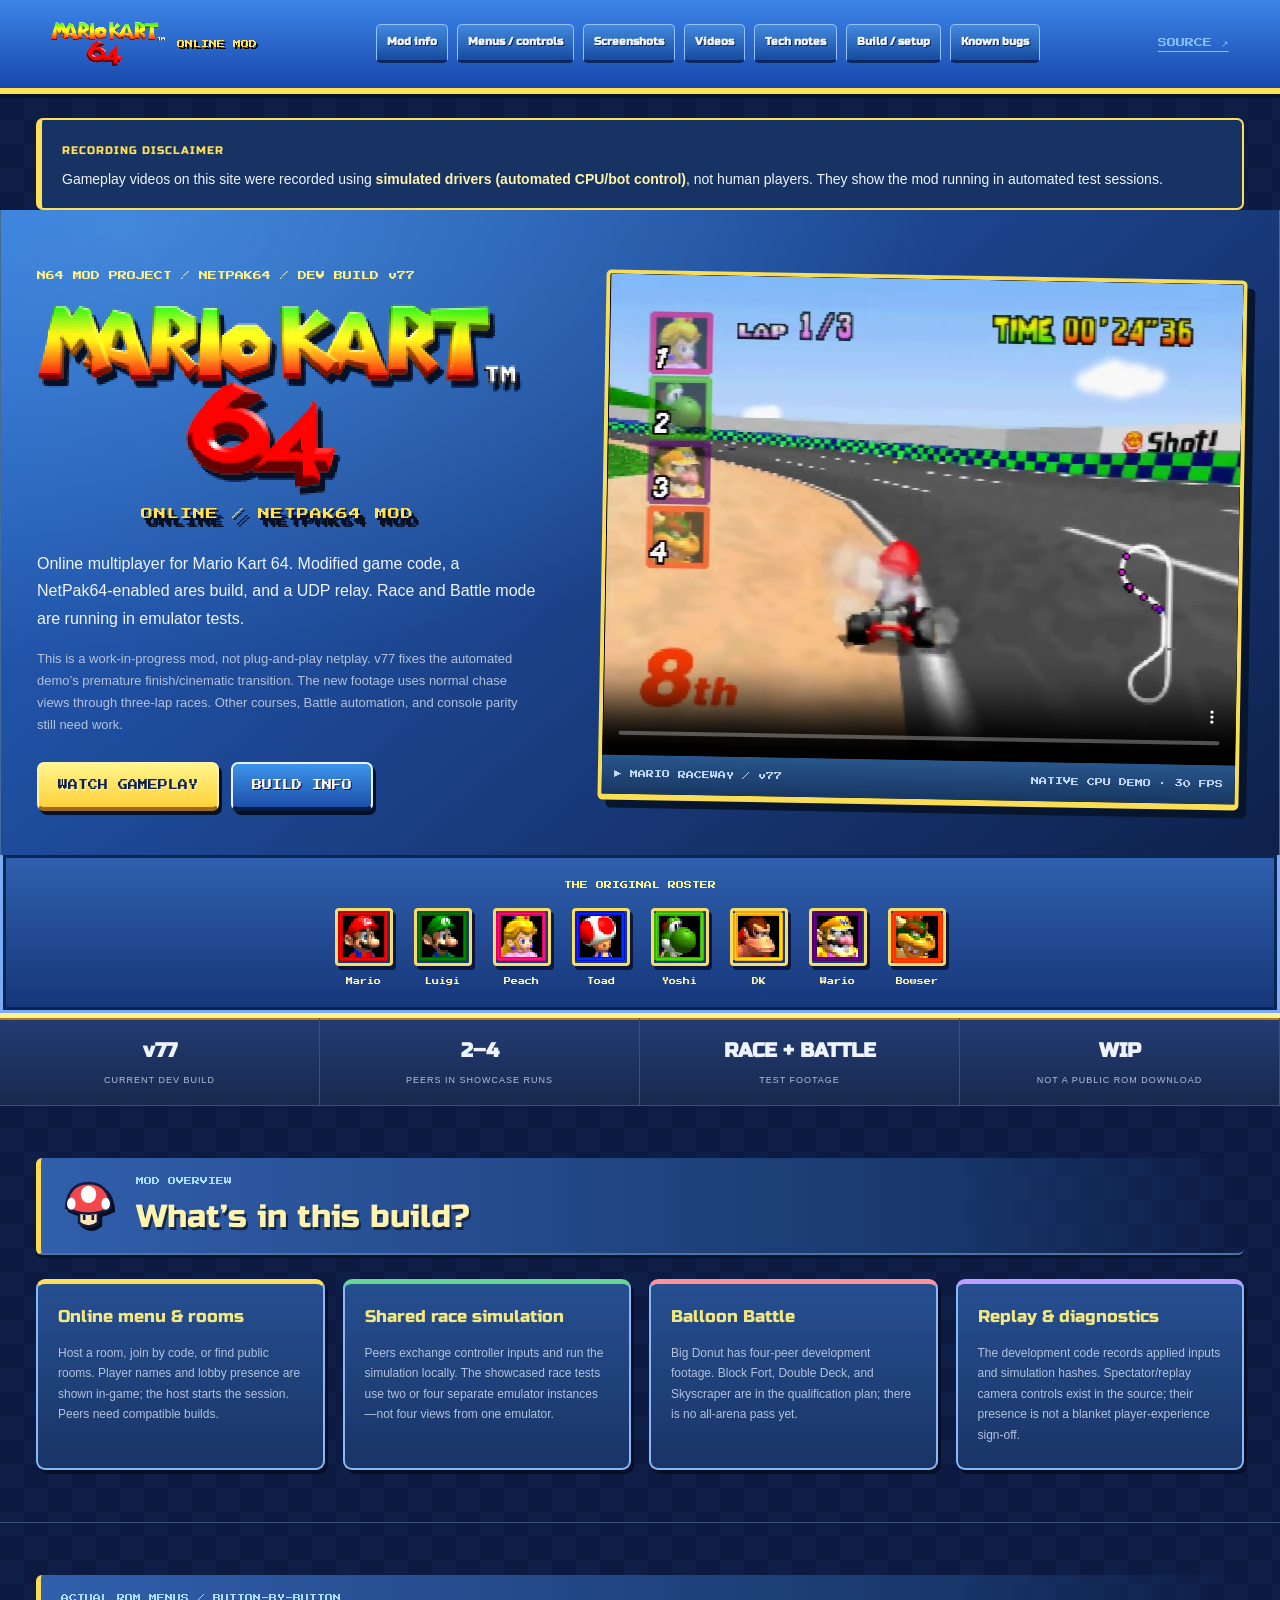
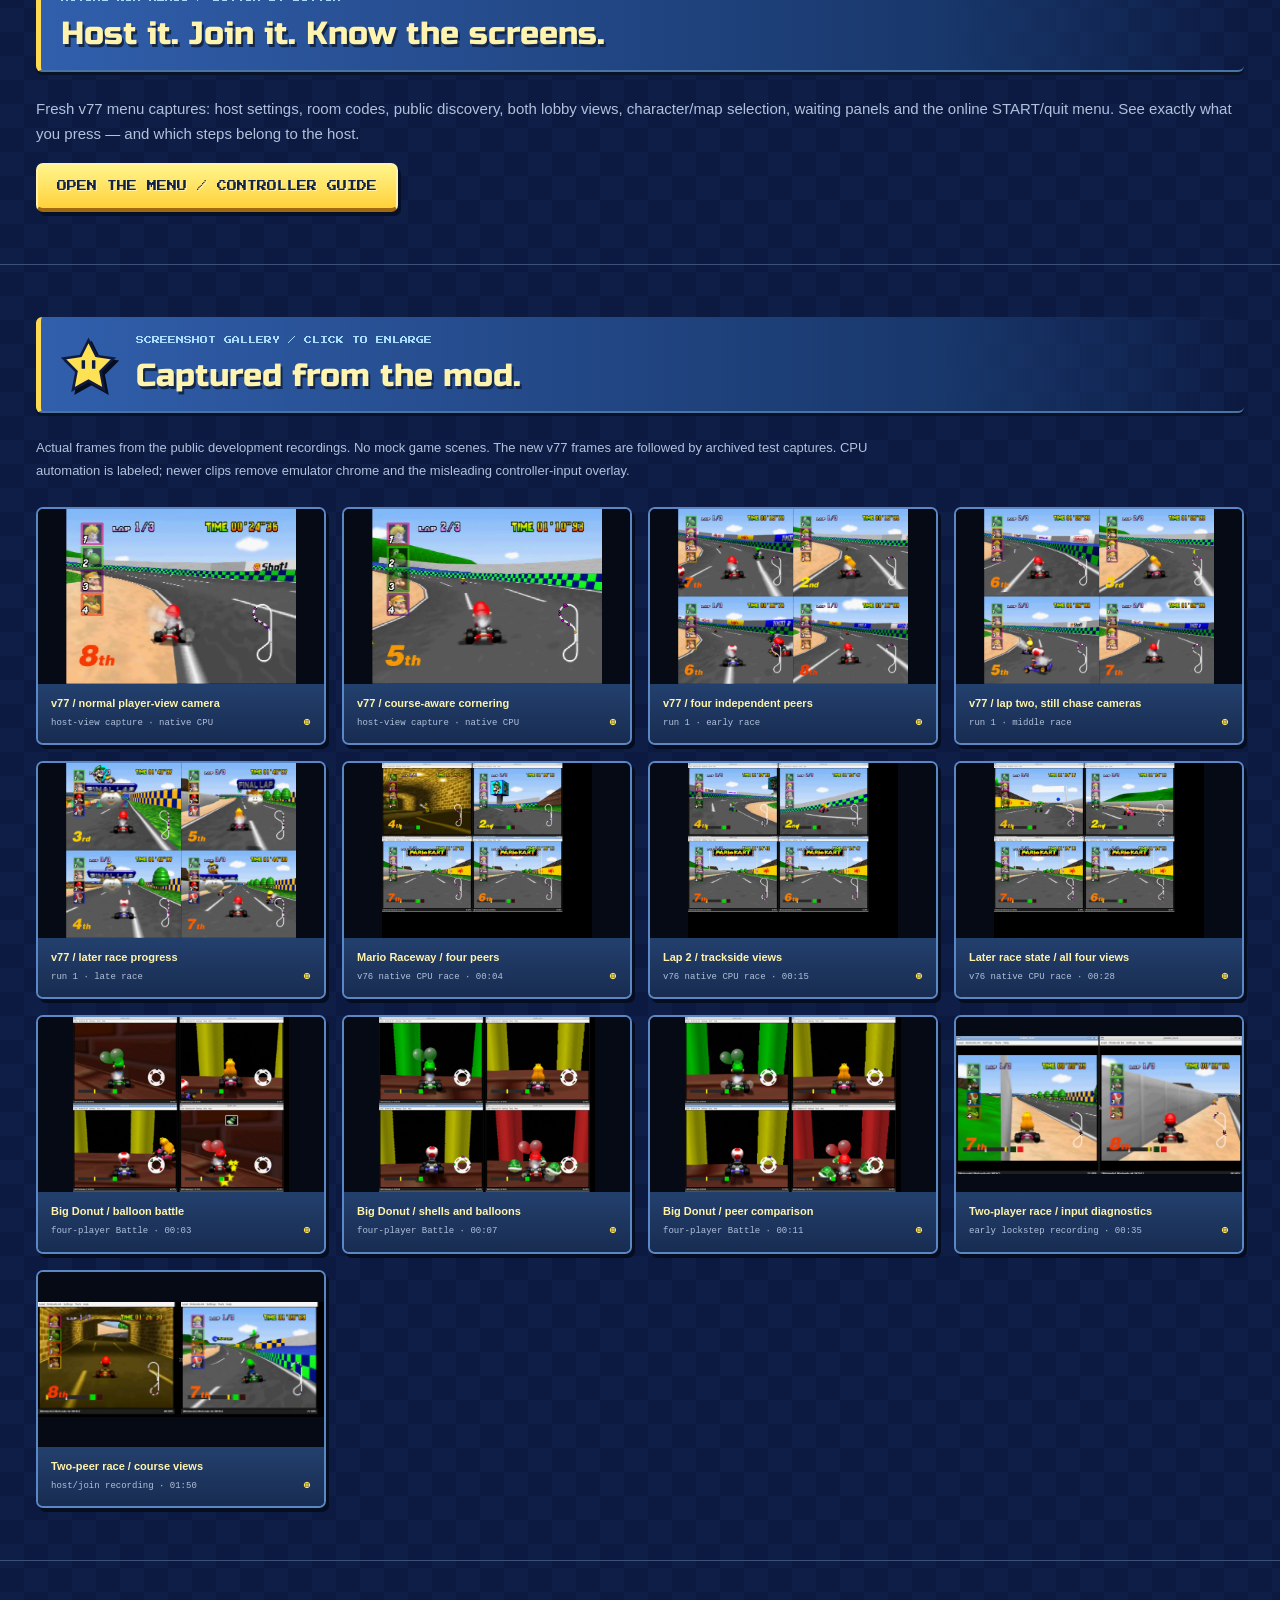
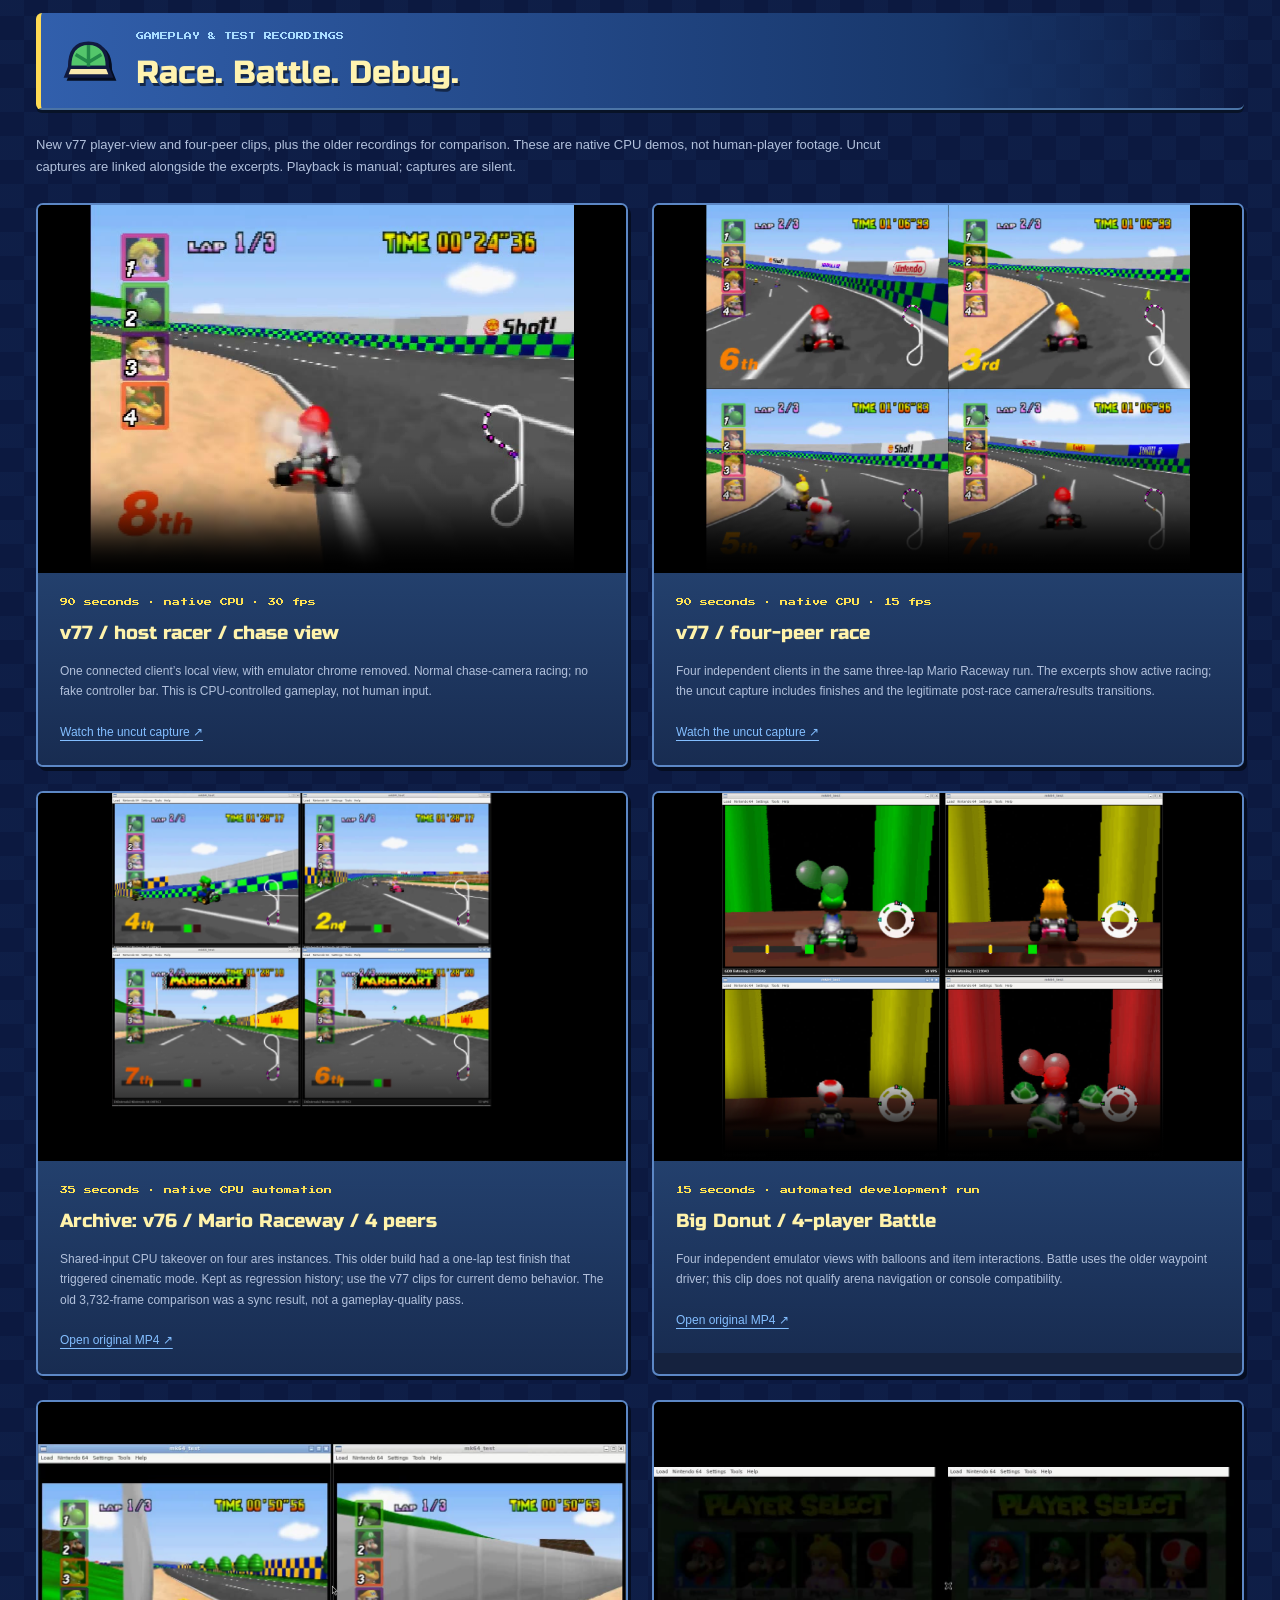
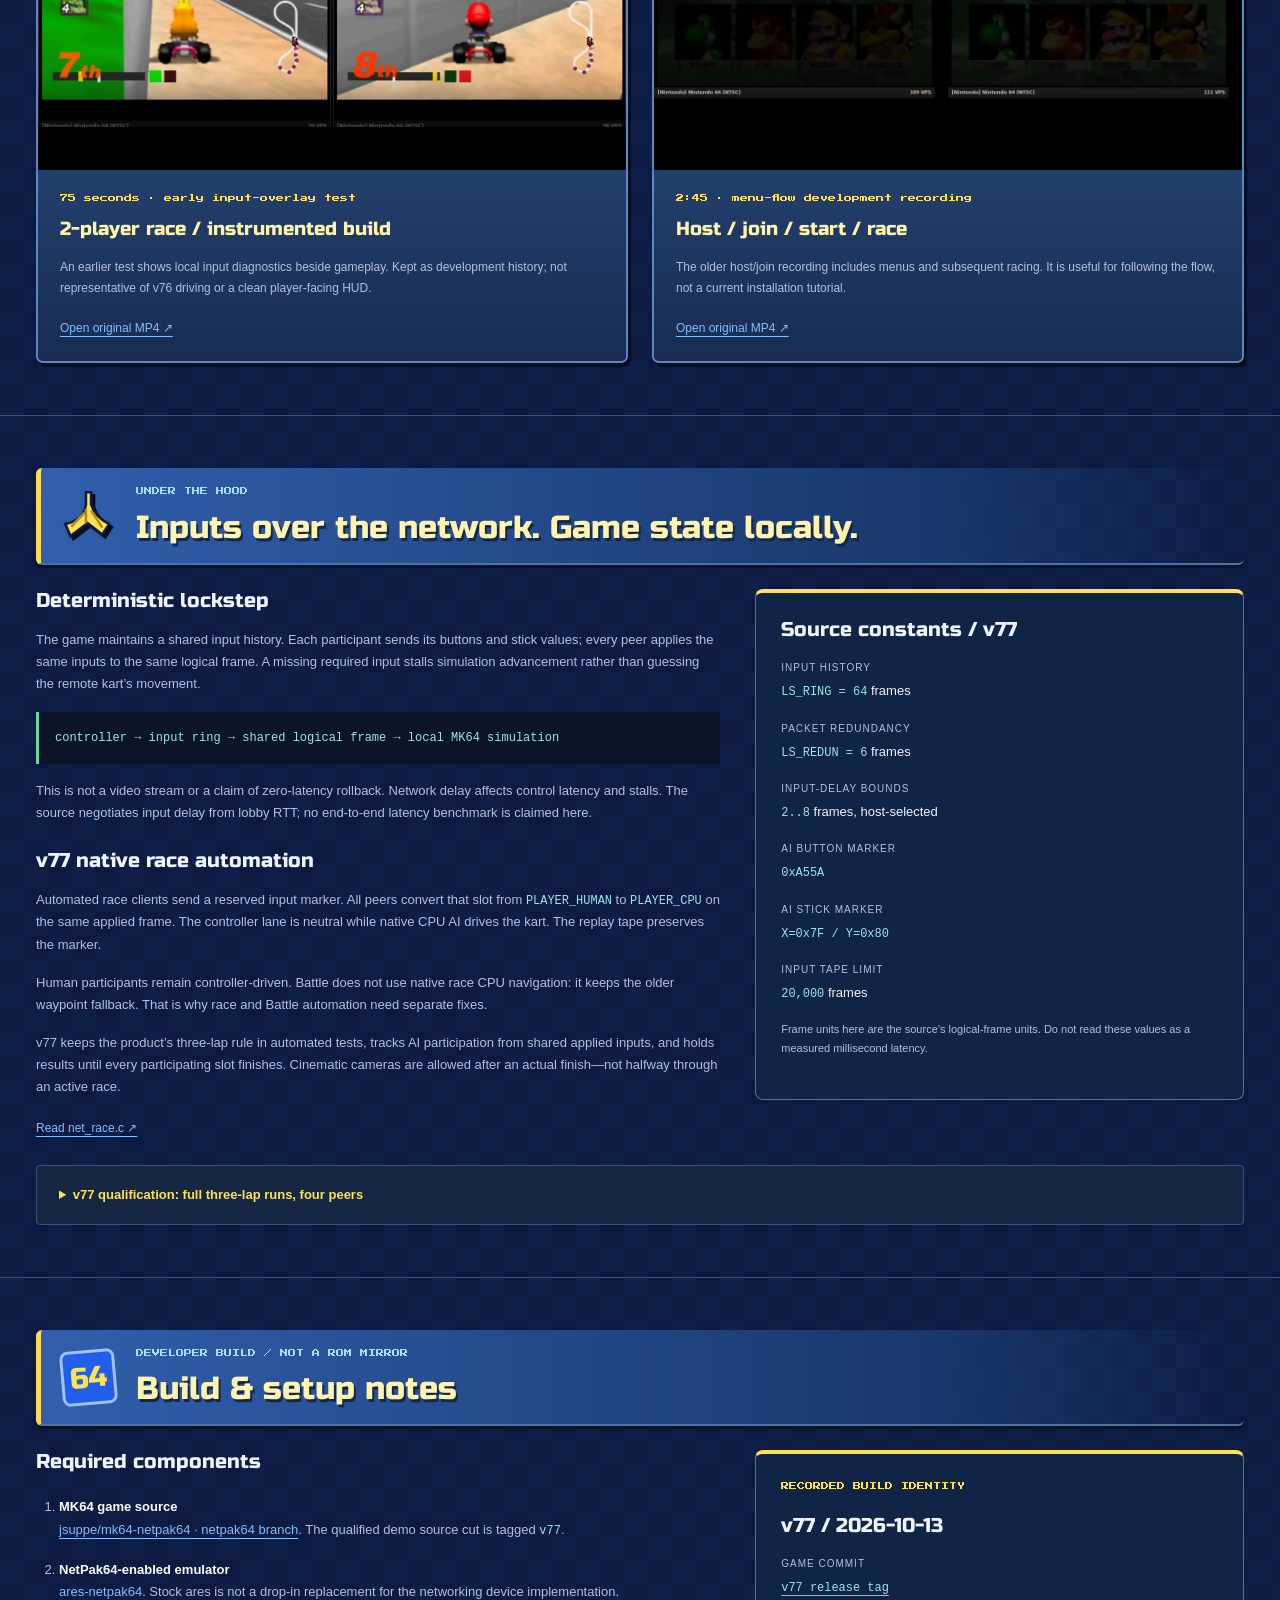
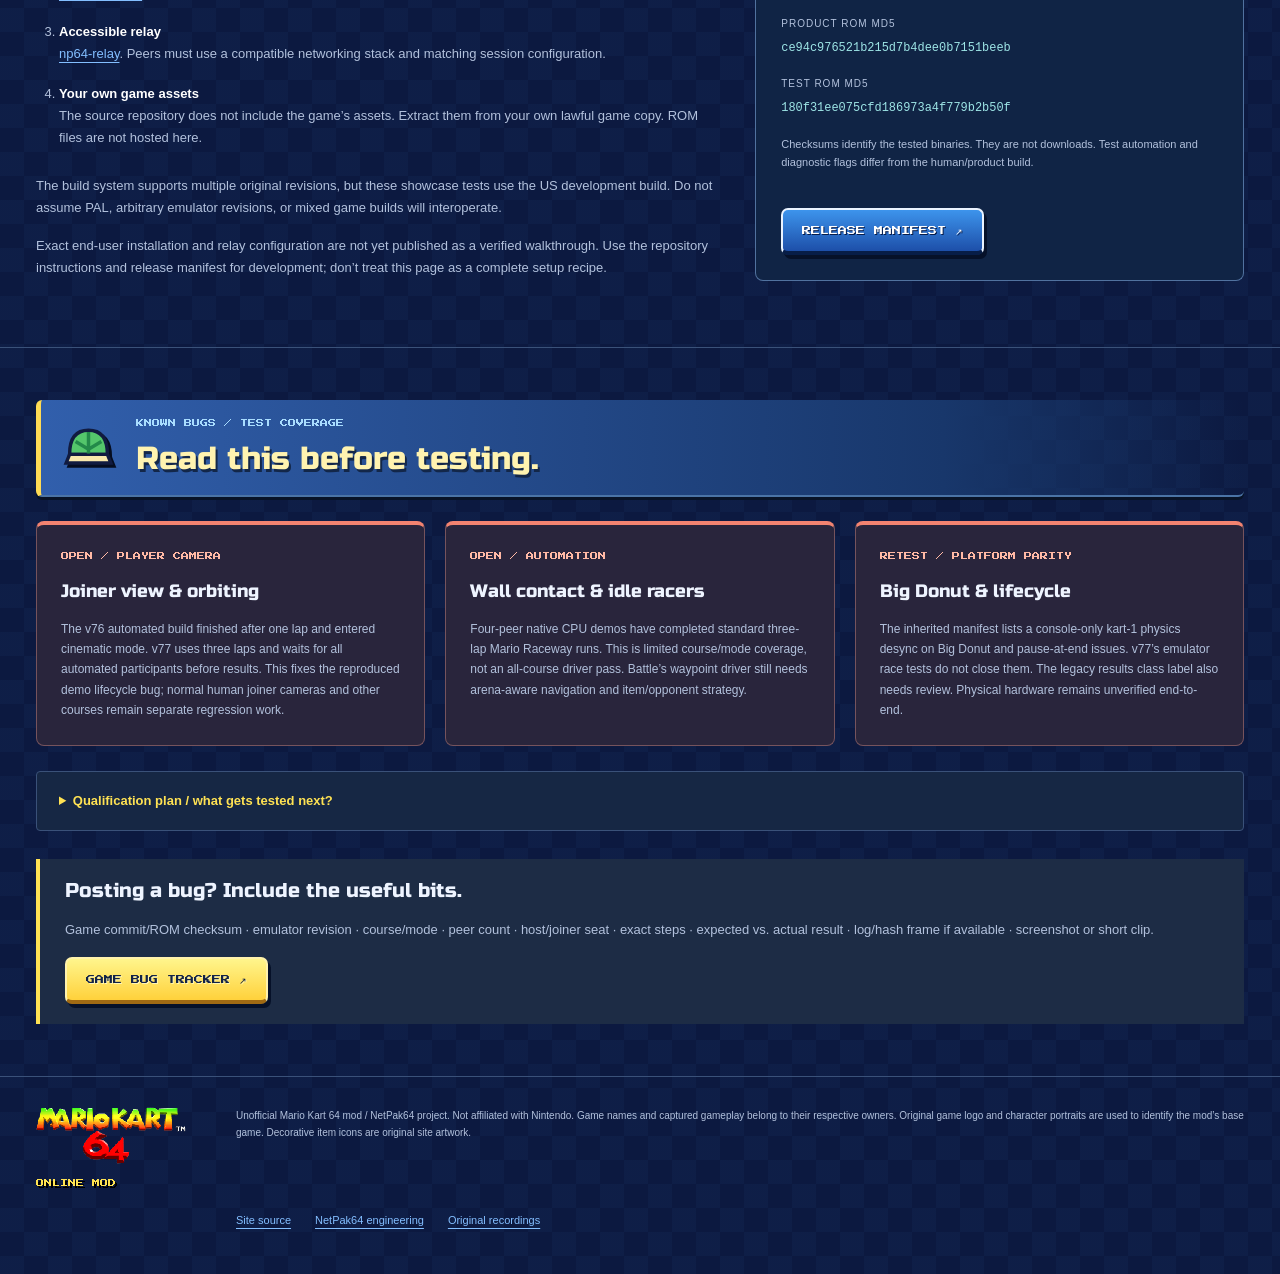
<file: index.html>
<!doctype html><html lang="en"><head><meta charset="utf-8"><meta name="viewport" content="width=device-width,initial-scale=1"><meta name="theme-color" content="#245bcb"><meta name="description" content="MK64 Online: an experimental Mario Kart 64 network mod. v77 build notes, race and Battle recordings, screenshots, lockstep details, and known bugs."><meta property="og:title" content="Mario Kart 64 Online | NetPak64 mod"><meta property="og:description" content="v77 dev build. Menu walkthrough, screenshots, race and Battle videos, technical notes, and known bugs."><meta property="og:image" content="https://jsuppe.github.io/mk64-online/assets/screens/v77-player-view.jpg"><title>Mario Kart 64 Online — NetPak64 mod / v77</title><link rel="icon" href="assets/mark.svg"><link rel="stylesheet" href="assets/site.css?v=notice1"><script src="assets/site.js" defer></script></head><body><svg xmlns="http://www.w3.org/2000/svg" style="display:none" aria-hidden="true"><symbol id="shell" viewBox="0 0 64 64"><path d="M10 40Q10 12 32 12Q54 12 54 40Z" fill="#54c66b" stroke="#111b40" stroke-width="4"/><path d="M10 40h44l4 10H6z" fill="#f9e8ac" stroke="#111b40" stroke-width="4"/><path d="M32 14v25M17 25l15 9 15-9" fill="none" stroke="#238949" stroke-width="4"/></symbol><symbol id="mushroom" viewBox="0 0 64 64"><path d="M21 35h22v17q-11 9-22 0z" fill="#ffe5b5" stroke="#111b40" stroke-width="3"/><path d="M6 35Q8 6 32 6Q56 6 58 35q-26 13-52 0z" fill="#f2484d" stroke="#111b40" stroke-width="3"/><ellipse cx="32" cy="19" rx="9" ry="10" fill="white"/><ellipse cx="12" cy="30" rx="5" ry="7" fill="white"/><ellipse cx="52" cy="30" rx="5" ry="7" fill="white"/><path d="M27 43v6m10-6v6" stroke="#111b40" stroke-width="3"/></symbol><symbol id="star" viewBox="0 0 64 64"><path d="m32 4 9 18 20 3-15 15 4 21-18-10-18 10 4-21L3 25l20-3z" fill="#ffe253" stroke="#111b40" stroke-width="3"/><path d="M26 27v10m12-10v10" stroke="#111b40" stroke-width="4"/></symbol><symbol id="banana" viewBox="0 0 64 64"><path d="M35 5v14q4 14 21 23l-8 12-17-13L11 56 5 42q22-5 24-23V5z" fill="#ffe253" stroke="#111b40" stroke-width="3"/><path d="M29 24v17m6-15 13 20M27 29 12 45" fill="none" stroke="#bb871d" stroke-width="3"/></symbol></svg>
<a class="skip" href="#main">Skip to content</a><header><a class="brand" href="#" aria-label="Mario Kart 64 Online home"><img src="assets/game/MK64InGameTitle.png" alt="Mario Kart 64"><span>ONLINE MOD</span></a><nav aria-label="Main"><a href="#features">Mod info</a><a href="menus.html">Menus / controls</a><a href="#screens">Screenshots</a><a href="#videos">Videos</a><a href="#technical">Tech notes</a><a href="#build">Build / setup</a><a href="#bugs">Known bugs</a></nav><a class="source-link" href="https://github.com/jsuppe/mk64-netpak64/tree/netpak64">SOURCE ↗</a></header>
<main id="main"><aside class="recording-notice" aria-label="Recording disclaimer"><strong>RECORDING DISCLAIMER</strong><p>Gameplay videos on this site were recorded using <strong>simulated drivers (automated CPU/bot control)</strong>, not human players. They show the mod running in automated test sessions.</p></aside><section class="hero"><div class="hero-copy"><p class="pixel-label">N64 MOD PROJECT / NETPAK64 / DEV BUILD v77</p><h1 class="game-logo"><img src="assets/game/MK64InGameTitle.png" alt="Mario Kart 64" width="251" height="96"><span class="online-banner">ONLINE / NETPAK64 MOD</span></h1><p class="intro">Online multiplayer for Mario Kart 64. Modified game code, a NetPak64-enabled ares build, and a UDP relay. Race and Battle mode are running in emulator tests.</p><p class="intro sub">This is a work-in-progress mod, not plug-and-play netplay. v77 fixes the automated demo’s premature finish/cinematic transition. The new footage uses normal chase views through three-lap races. Other courses, Battle automation, and console parity still need work.</p><div class="actions"><a class="button yellow" href="#videos">WATCH GAMEPLAY</a><a class="button blue" href="#build">BUILD INFO</a></div></div><figure class="hero-screen"><video controls playsinline preload="none" poster="assets/screens/v77-player-view.jpg" aria-label="v77 automated host racer in a normal chase-camera view"><source src="https://github.com/jsuppe/netpak64/releases/download/showcase-v77/netpak64-v77-player-view.mp4" type="video/mp4"><a href="https://github.com/jsuppe/netpak64/releases/download/showcase-v77/netpak64-v77-player-view.mp4">Open gameplay video.</a></video><figcaption><span>▶ MARIO RACEWAY / v77</span><span>NATIVE CPU DEMO · 30 FPS</span></figcaption></figure></section>
<div class="roster"><span class="pixel-label">THE ORIGINAL ROSTER</span><div class="portrait-row"><figure><img src="assets/game/MK64_icon_Mario.png" alt="Mario" width="32" height="32"><figcaption>Mario</figcaption></figure><figure><img src="assets/game/MK64_icon_Luigi.png" alt="Luigi" width="32" height="32"><figcaption>Luigi</figcaption></figure><figure><img src="assets/game/MK64_icon_Peach.png" alt="Peach" width="32" height="32"><figcaption>Peach</figcaption></figure><figure><img src="assets/game/MK64_icon_Toad.png" alt="Toad" width="32" height="32"><figcaption>Toad</figcaption></figure><figure><img src="assets/game/MK64_icon_Yoshi.png" alt="Yoshi" width="32" height="32"><figcaption>Yoshi</figcaption></figure><figure><img src="assets/game/MK64_icon_DK.png" alt="Donkey Kong" width="32" height="32"><figcaption>DK</figcaption></figure><figure><img src="assets/game/MK64_icon_Wario.png" alt="Wario" width="32" height="32"><figcaption>Wario</figcaption></figure><figure><img src="assets/game/MK64_icon_Bowser.png" alt="Bowser" width="32" height="32"><figcaption>Bowser</figcaption></figure></div></div><div class="spec-strip"><span><b>v77</b> CURRENT DEV BUILD</span><span><b>2–4</b> PEERS IN SHOWCASE RUNS</span><span><b>RACE + BATTLE</b> TEST FOOTAGE</span><span><b>WIP</b> NOT A PUBLIC ROM DOWNLOAD</span></div>
<section id="features"><div class="section-title"><svg class="item-icon" aria-hidden="true"><use href="#mushroom"/></svg><div><p class="pixel-label">MOD OVERVIEW</p><h2>What’s in this build?</h2></div></div><div class="feature-grid"><article><h3>Online menu & rooms</h3><p>Host a room, join by code, or find public rooms. Player names and lobby presence are shown in-game; the host starts the session. Peers need compatible builds.</p></article><article><h3>Shared race simulation</h3><p>Peers exchange controller inputs and run the simulation locally. The showcased race tests use two or four separate emulator instances—not four views from one emulator.</p></article><article><h3>Balloon Battle</h3><p>Big Donut has four-peer development footage. Block Fort, Double Deck, and Skyscraper are in the qualification plan; there is no all-arena pass yet.</p></article><article><h3>Replay & diagnostics</h3><p>The development code records applied inputs and simulation hashes. Spectator/replay camera controls exist in the source; their presence is not a blanket player-experience sign-off.</p></article></div></section>
<section id="menu-guide"><div class="section-title"><div><p class="pixel-label">ACTUAL ROM MENUS / BUTTON-BY-BUTTON</p><h2>Host it. Join it. Know the screens.</h2></div></div><p>Fresh v77 menu captures: host settings, room codes, public discovery, both lobby views, character/map selection, waiting panels and the online START/quit menu. See exactly what you press — and which steps belong to the host.</p><a class="button yellow" href="menus.html">OPEN THE MENU / CONTROLLER GUIDE</a></section>
<section id="screens"><div class="section-title"><svg class="item-icon" aria-hidden="true"><use href="#star"/></svg><div><p class="pixel-label">SCREENSHOT GALLERY / CLICK TO ENLARGE</p><h2>Captured from the mod.</h2></div></div><p class="section-note">Actual frames from the public development recordings. No mock game scenes. The new v77 frames are followed by archived test captures. CPU automation is labeled; newer clips remove emulator chrome and the misleading controller-input overlay.</p><div class="gallery"><button class="shot" data-full="assets/screens/v77-player-view.jpg" data-caption="v77 / normal player-view camera — host-view capture · native CPU"><img src="assets/screens/v77-player-view.jpg" alt="v77 / normal player-view camera" loading="lazy"><span><strong>v77 / normal player-view camera</strong><small>host-view capture · native CPU <b aria-hidden="true">⊕</b></small></span></button><button class="shot" data-full="assets/screens/v77-player-corner.jpg" data-caption="v77 / course-aware cornering — host-view capture · native CPU"><img src="assets/screens/v77-player-corner.jpg" alt="v77 / course-aware cornering" loading="lazy"><span><strong>v77 / course-aware cornering</strong><small>host-view capture · native CPU <b aria-hidden="true">⊕</b></small></span></button><button class="shot" data-full="assets/screens/v77-four-peer-early.jpg" data-caption="v77 / four independent peers — run 1 · early race"><img src="assets/screens/v77-four-peer-early.jpg" alt="v77 / four independent peers" loading="lazy"><span><strong>v77 / four independent peers</strong><small>run 1 · early race <b aria-hidden="true">⊕</b></small></span></button><button class="shot" data-full="assets/screens/v77-four-peer-lap2.jpg" data-caption="v77 / lap two, still chase cameras — run 1 · middle race"><img src="assets/screens/v77-four-peer-lap2.jpg" alt="v77 / lap two, still chase cameras" loading="lazy"><span><strong>v77 / lap two, still chase cameras</strong><small>run 1 · middle race <b aria-hidden="true">⊕</b></small></span></button><button class="shot" data-full="assets/screens/v77-four-peer-late.jpg" data-caption="v77 / later race progress — run 1 · late race"><img src="assets/screens/v77-four-peer-late.jpg" alt="v77 / later race progress" loading="lazy"><span><strong>v77 / later race progress</strong><small>run 1 · late race <b aria-hidden="true">⊕</b></small></span></button><button class="shot" data-full="assets/screens/race-grid.jpg" data-caption="Mario Raceway / four peers — v76 native CPU race · 00:04"><img src="assets/screens/race-grid.jpg" alt="Mario Raceway / four peers" loading="lazy" width="1200" height="1000"><span><strong>Mario Raceway / four peers</strong><small>v76 native CPU race · 00:04 <b aria-hidden="true">⊕</b></small></span></button><button class="shot" data-full="assets/screens/race-corner.jpg" data-caption="Lap 2 / trackside views — v76 native CPU race · 00:15"><img src="assets/screens/race-corner.jpg" alt="Lap 2 / trackside views" loading="lazy" width="1200" height="1000"><span><strong>Lap 2 / trackside views</strong><small>v76 native CPU race · 00:15 <b aria-hidden="true">⊕</b></small></span></button><button class="shot" data-full="assets/screens/race-lap.jpg" data-caption="Later race state / all four views — v76 native CPU race · 00:28"><img src="assets/screens/race-lap.jpg" alt="Later race state / all four views" loading="lazy" width="1200" height="1000"><span><strong>Later race state / all four views</strong><small>v76 native CPU race · 00:28 <b aria-hidden="true">⊕</b></small></span></button><button class="shot" data-full="assets/screens/battle-start.jpg" data-caption="Big Donut / balloon battle — four-player Battle · 00:03"><img src="assets/screens/battle-start.jpg" alt="Big Donut / balloon battle" loading="lazy" width="1200" height="1000"><span><strong>Big Donut / balloon battle</strong><small>four-player Battle · 00:03 <b aria-hidden="true">⊕</b></small></span></button><button class="shot" data-full="assets/screens/battle-arena.jpg" data-caption="Big Donut / shells and balloons — four-player Battle · 00:07"><img src="assets/screens/battle-arena.jpg" alt="Big Donut / shells and balloons" loading="lazy" width="1200" height="1000"><span><strong>Big Donut / shells and balloons</strong><small>four-player Battle · 00:07 <b aria-hidden="true">⊕</b></small></span></button><button class="shot" data-full="assets/screens/battle-action.jpg" data-caption="Big Donut / peer comparison — four-player Battle · 00:11"><img src="assets/screens/battle-action.jpg" alt="Big Donut / peer comparison" loading="lazy" width="1200" height="1000"><span><strong>Big Donut / peer comparison</strong><small>four-player Battle · 00:11 <b aria-hidden="true">⊕</b></small></span></button><button class="shot" data-full="assets/screens/lockstep-hud.jpg" data-caption="Two-player race / input diagnostics — early lockstep recording · 00:35"><img src="assets/screens/lockstep-hud.jpg" alt="Two-player race / input diagnostics" loading="lazy" width="1200" height="1000"><span><strong>Two-player race / input diagnostics</strong><small>early lockstep recording · 00:35 <b aria-hidden="true">⊕</b></small></span></button><button class="shot" data-full="assets/screens/lobby-menu.jpg" data-caption="Two-peer race / course views — host/join recording · 01:50"><img src="assets/screens/lobby-menu.jpg" alt="Two-peer race / course views" loading="lazy" width="1200" height="1000"><span><strong>Two-peer race / course views</strong><small>host/join recording · 01:50 <b aria-hidden="true">⊕</b></small></span></button></div></section>
<section id="videos"><div class="section-title"><svg class="item-icon" aria-hidden="true"><use href="#shell"/></svg><div><p class="pixel-label">GAMEPLAY & TEST RECORDINGS</p><h2>Race. Battle. Debug.</h2></div></div><p class="section-note">New v77 player-view and four-peer clips, plus the older recordings for comparison. These are native CPU demos, not human-player footage. Uncut captures are linked alongside the excerpts. Playback is manual; captures are silent.</p><div class="video-grid"><article class="video-card"><video controls playsinline preload="none" poster="assets/screens/v77-player-view.jpg" aria-label="v77 / host racer / chase view"><source src="https://github.com/jsuppe/netpak64/releases/download/showcase-v77/netpak64-v77-player-view.mp4" type="video/mp4"><a href="https://github.com/jsuppe/netpak64/releases/download/showcase-v77/netpak64-v77-player-view.mp4">Open MP4.</a></video><div><span class="pixel-label">90 seconds · native CPU · 30 fps</span><h3>v77 / host racer / chase view</h3><p>One connected client’s local view, with emulator chrome removed. Normal chase-camera racing; no fake controller bar. This is CPU-controlled gameplay, not human input.</p><a href="https://github.com/jsuppe/netpak64/releases/download/showcase-v77/netpak64-v77-player-view-full.mp4">Watch the uncut capture ↗</a></div></article><article class="video-card"><video controls playsinline preload="none" poster="assets/screens/v77-four-peer-lap2.jpg" aria-label="v77 / four-peer race"><source src="https://github.com/jsuppe/netpak64/releases/download/showcase-v77/netpak64-v77-four-peer-race.mp4" type="video/mp4"><a href="https://github.com/jsuppe/netpak64/releases/download/showcase-v77/netpak64-v77-four-peer-race.mp4">Open MP4.</a></video><div><span class="pixel-label">90 seconds · native CPU · 15 fps</span><h3>v77 / four-peer race</h3><p>Four independent clients in the same three-lap Mario Raceway run. The excerpts show active racing; the uncut capture includes finishes and the legitimate post-race camera/results transitions.</p><a href="https://github.com/jsuppe/netpak64/releases/download/showcase-v77/netpak64-v77-four-peer-full.mp4">Watch the uncut capture ↗</a></div></article><article class="video-card"><video controls playsinline preload="none" poster="assets/v76-native-ai-race.jpg" aria-label="Archive: v76 / Mario Raceway / 4 peers"><source src="https://github.com/jsuppe/netpak64/releases/download/showcase-2026-10-12/netpak64-v76-native-ai-race.mp4" type="video/mp4">Video unavailable. <a href="https://github.com/jsuppe/netpak64/releases/download/showcase-2026-10-12/netpak64-v76-native-ai-race.mp4">Open MP4.</a></video><div><span class="pixel-label">35 seconds · native CPU automation</span><h3>Archive: v76 / Mario Raceway / 4 peers</h3><p>Shared-input CPU takeover on four ares instances. This older build had a one-lap test finish that triggered cinematic mode. Kept as regression history; use the v77 clips for current demo behavior. The old 3,732-frame comparison was a sync result, not a gameplay-quality pass.</p><a href="https://github.com/jsuppe/netpak64/releases/download/showcase-2026-10-12/netpak64-v76-native-ai-race.mp4">Open original MP4 ↗</a></div></article><article class="video-card"><video controls playsinline preload="none" poster="assets/four-player-battle.jpg" aria-label="Big Donut / 4-player Battle"><source src="https://github.com/jsuppe/netpak64/releases/download/showcase-2026-10-12/netpak64-four-player-battle.mp4" type="video/mp4">Video unavailable. <a href="https://github.com/jsuppe/netpak64/releases/download/showcase-2026-10-12/netpak64-four-player-battle.mp4">Open MP4.</a></video><div><span class="pixel-label">15 seconds · automated development run</span><h3>Big Donut / 4-player Battle</h3><p>Four independent emulator views with balloons and item interactions. Battle uses the older waypoint driver; this clip does not qualify arena navigation or console compatibility.</p><a href="https://github.com/jsuppe/netpak64/releases/download/showcase-2026-10-12/netpak64-four-player-battle.mp4">Open original MP4 ↗</a></div></article><article class="video-card"><video controls playsinline preload="none" poster="assets/two-player-race.jpg" aria-label="2-player race / instrumented build"><source src="https://github.com/jsuppe/netpak64/releases/download/showcase-2026-10-12/netpak64-two-player-lockstep.mp4" type="video/mp4">Video unavailable. <a href="https://github.com/jsuppe/netpak64/releases/download/showcase-2026-10-12/netpak64-two-player-lockstep.mp4">Open MP4.</a></video><div><span class="pixel-label">75 seconds · early input-overlay test</span><h3>2-player race / instrumented build</h3><p>An earlier test shows local input diagnostics beside gameplay. Kept as development history; not representative of v76 driving or a clean player-facing HUD.</p><a href="https://github.com/jsuppe/netpak64/releases/download/showcase-2026-10-12/netpak64-two-player-lockstep.mp4">Open original MP4 ↗</a></div></article><article class="video-card"><video controls playsinline preload="none" poster="assets/lobby-flow.jpg" aria-label="Host / join / start / race"><source src="https://github.com/jsuppe/netpak64/releases/download/showcase-2026-10-12/netpak64-lobby-flow.mp4" type="video/mp4">Video unavailable. <a href="https://github.com/jsuppe/netpak64/releases/download/showcase-2026-10-12/netpak64-lobby-flow.mp4">Open MP4.</a></video><div><span class="pixel-label">2:45 · menu-flow development recording</span><h3>Host / join / start / race</h3><p>The older host/join recording includes menus and subsequent racing. It is useful for following the flow, not a current installation tutorial.</p><a href="https://github.com/jsuppe/netpak64/releases/download/showcase-2026-10-12/netpak64-lobby-flow.mp4">Open original MP4 ↗</a></div></article></div></section>
<section id="technical"><div class="section-title"><svg class="item-icon" aria-hidden="true"><use href="#banana"/></svg><div><p class="pixel-label">UNDER THE HOOD</p><h2>Inputs over the network. Game state locally.</h2></div></div><div class="tech-layout"><div><h3>Deterministic lockstep</h3><p>The game maintains a shared input history. Each participant sends its buttons and stick values; every peer applies the same inputs to the same logical frame. A missing required input stalls simulation advancement rather than guessing the remote kart’s movement.</p><div class="code-line">controller → input ring → shared logical frame → local MK64 simulation</div><p>This is not a video stream or a claim of zero-latency rollback. Network delay affects control latency and stalls. The source negotiates input delay from lobby RTT; no end-to-end latency benchmark is claimed here.</p><h3>v77 native race automation</h3><p>Automated race clients send a reserved input marker. All peers convert that slot from <code>PLAYER_HUMAN</code> to <code>PLAYER_CPU</code> on the same applied frame. The controller lane is neutral while native CPU AI drives the kart. The replay tape preserves the marker.</p><p>Human participants remain controller-driven. Battle does not use native race CPU navigation: it keeps the older waypoint fallback. That is why race and Battle automation need separate fixes.</p><p>v77 keeps the product’s three-lap rule in automated tests, tracks AI participation from shared applied inputs, and holds results until every participating slot finishes. Cinematic cameras are allowed after an actual finish—not halfway through an active race.</p><a class="text-link" href="https://github.com/jsuppe/mk64-netpak64/blob/netpak64/src/net_race.c">Read net_race.c ↗</a></div><aside class="tech-panel"><h3>Source constants / v77</h3><dl><dt>Input history</dt><dd><code>LS_RING = 64</code> frames</dd><dt>Packet redundancy</dt><dd><code>LS_REDUN = 6</code> frames</dd><dt>Input-delay bounds</dt><dd><code>2..8</code> frames, host-selected</dd><dt>AI button marker</dt><dd><code>0xA55A</code></dd><dt>AI stick marker</dt><dd><code>X=0x7F / Y=0x80</code></dd><dt>Input tape limit</dt><dd><code>20,000</code> frames</dd></dl><p>Frame units here are the source’s logical-frame units. Do not read these values as a measured millisecond latency.</p></aside></div><details><summary>v77 qualification: full three-lap runs, four peers</summary><p>Runs 1–3 compared 9,241 / 7,664 / 8,040 shared frames, with zero divergence in each run. Every automated participant reached lap count 3, with no premature finish flags or non-chase camera samples while actively racing. Position telemetry also checks actual displacement, not speed alone.</p><p>The qualification notes record repeat-run results, sample cadence, checksums, and the limits of this evidence. This does not establish all-course, Battle-driver, mixed-human, or physical-console compatibility. <a href="https://github.com/jsuppe/mk64-online/blob/main/docs/QA-V77.md">Read the test report ↗</a></p></details></section>
<section id="build"><div class="section-title"><span class="number-icon">64</span><div><p class="pixel-label">DEVELOPER BUILD / NOT A ROM MIRROR</p><h2>Build & setup notes</h2></div></div><div class="build-layout"><div><h3>Required components</h3><ol class="requirements"><li><b>MK64 game source</b><br><a href="https://github.com/jsuppe/mk64-netpak64/tree/netpak64">jsuppe/mk64-netpak64 · netpak64 branch</a>. The qualified demo source cut is tagged <code>v77</code>.</li><li><b>NetPak64-enabled emulator</b><br><a href="https://github.com/jsuppe/ares-netpak64">ares-netpak64</a>. Stock ares is not a drop-in replacement for the networking device implementation.</li><li><b>Accessible relay</b><br><a href="https://github.com/jsuppe/np64-relay">np64-relay</a>. Peers must use a compatible networking stack and matching session configuration.</li><li><b>Your own game assets</b><br>The source repository does not include the game’s assets. Extract them from your own lawful game copy. ROM files are not hosted here.</li></ol><p>The build system supports multiple original revisions, but these showcase tests use the US development build. Do not assume PAL, arbitrary emulator revisions, or mixed game builds will interoperate.</p><p>Exact end-user installation and relay configuration are not yet published as a verified walkthrough. Use the repository instructions and release manifest for development; don’t treat this page as a complete setup recipe.</p></div><aside class="build-panel"><span class="pixel-label">RECORDED BUILD IDENTITY</span><h3>v77 / 2026-10-13</h3><dl><dt>Game commit</dt><dd><a href="https://github.com/jsuppe/mk64-netpak64/tree/v77"><code>v77 release tag</code></a></dd><dt>Product ROM MD5</dt><dd><code>ce94c976521b215d7b4dee0b7151beeb</code></dd><dt>Test ROM MD5</dt><dd><code>180f31ee075cfd186973a4f779b2b50f</code></dd></dl><p>Checksums identify the tested binaries. They are not downloads. Test automation and diagnostic flags differ from the human/product build.</p><a class="button blue" href="https://github.com/jsuppe/mk64-netpak64/blob/netpak64/RELEASES.md">RELEASE MANIFEST ↗</a></aside></div></section>
<section id="bugs"><div class="section-title"><svg class="item-icon" aria-hidden="true"><use href="#shell"/></svg><div><p class="pixel-label">KNOWN BUGS / TEST COVERAGE</p><h2>Read this before testing.</h2></div></div><div class="bug-grid"><article><span class="bug-label">OPEN / PLAYER CAMERA</span><h3>Joiner view & orbiting</h3><p>The v76 automated build finished after one lap and entered cinematic mode. v77 uses three laps and waits for all automated participants before results. This fixes the reproduced demo lifecycle bug; normal human joiner cameras and other courses remain separate regression work.</p></article><article><span class="bug-label">OPEN / AUTOMATION</span><h3>Wall contact & idle racers</h3><p>Four-peer native CPU demos have completed standard three-lap Mario Raceway runs. This is limited course/mode coverage, not an all-course driver pass. Battle’s waypoint driver still needs arena-aware navigation and item/opponent strategy.</p></article><article><span class="bug-label">RETEST / PLATFORM PARITY</span><h3>Big Donut & lifecycle</h3><p>The inherited manifest lists a console-only kart-1 physics desync on Big Donut and pause-at-end issues. v77’s emulator race tests do not close them. The legacy results class label also needs review. Physical hardware remains unverified end-to-end.</p></article></div><details><summary>Qualification plan / what gets tested next?</summary><p>Mario Raceway now has full three-lap, all-seat automated validation. Next: human/mixed-seat regressions, traffic/branches/rescue stress cases, all 16 race courses, and four Battle arenas. The native CPU demo does not establish human-controller parity or hardware readiness.</p><p>Full scenarios also cover items, forced recovery, mixed human/automated seats, pause/resume, results/rematch, and supported leave/drop behavior. Driving, camera, simulation, and media each get a separate verdict.</p><a href="docs/MK64-DRIVING-AUTOMATION-PLAN.md">Full driving automation project plan ↗</a></details><div class="report"><h3>Posting a bug? Include the useful bits.</h3><p>Game commit/ROM checksum · emulator revision · course/mode · peer count · host/joiner seat · exact steps · expected vs. actual result · log/hash frame if available · screenshot or short clip.</p><a class="button yellow" href="https://github.com/jsuppe/mk64-netpak64/issues">GAME BUG TRACKER ↗</a></div></section>
</main><footer><div class="brand"><img src="assets/game/MK64InGameTitle.png" alt="Mario Kart 64"><span>ONLINE MOD</span></div><p>Unofficial Mario Kart 64 mod / NetPak64 project. Not affiliated with Nintendo. Game names and captured gameplay belong to their respective owners. Original game logo and character portraits are used to identify the mod’s base game. Decorative item icons are original site artwork.</p><div><a href="https://github.com/jsuppe/mk64-online">Site source</a><a href="https://jsuppe.github.io/netpak64/">NetPak64 engineering</a><a href="https://github.com/jsuppe/netpak64/releases/tag/showcase-2026-10-12">Original recordings</a></div></footer><dialog id="viewer" aria-labelledby="viewer-caption"><button id="close-viewer" aria-label="Close screenshot">✕ CLOSE</button><img id="viewer-image" alt=""><p id="viewer-caption"></p></dialog></body></html>
</file>
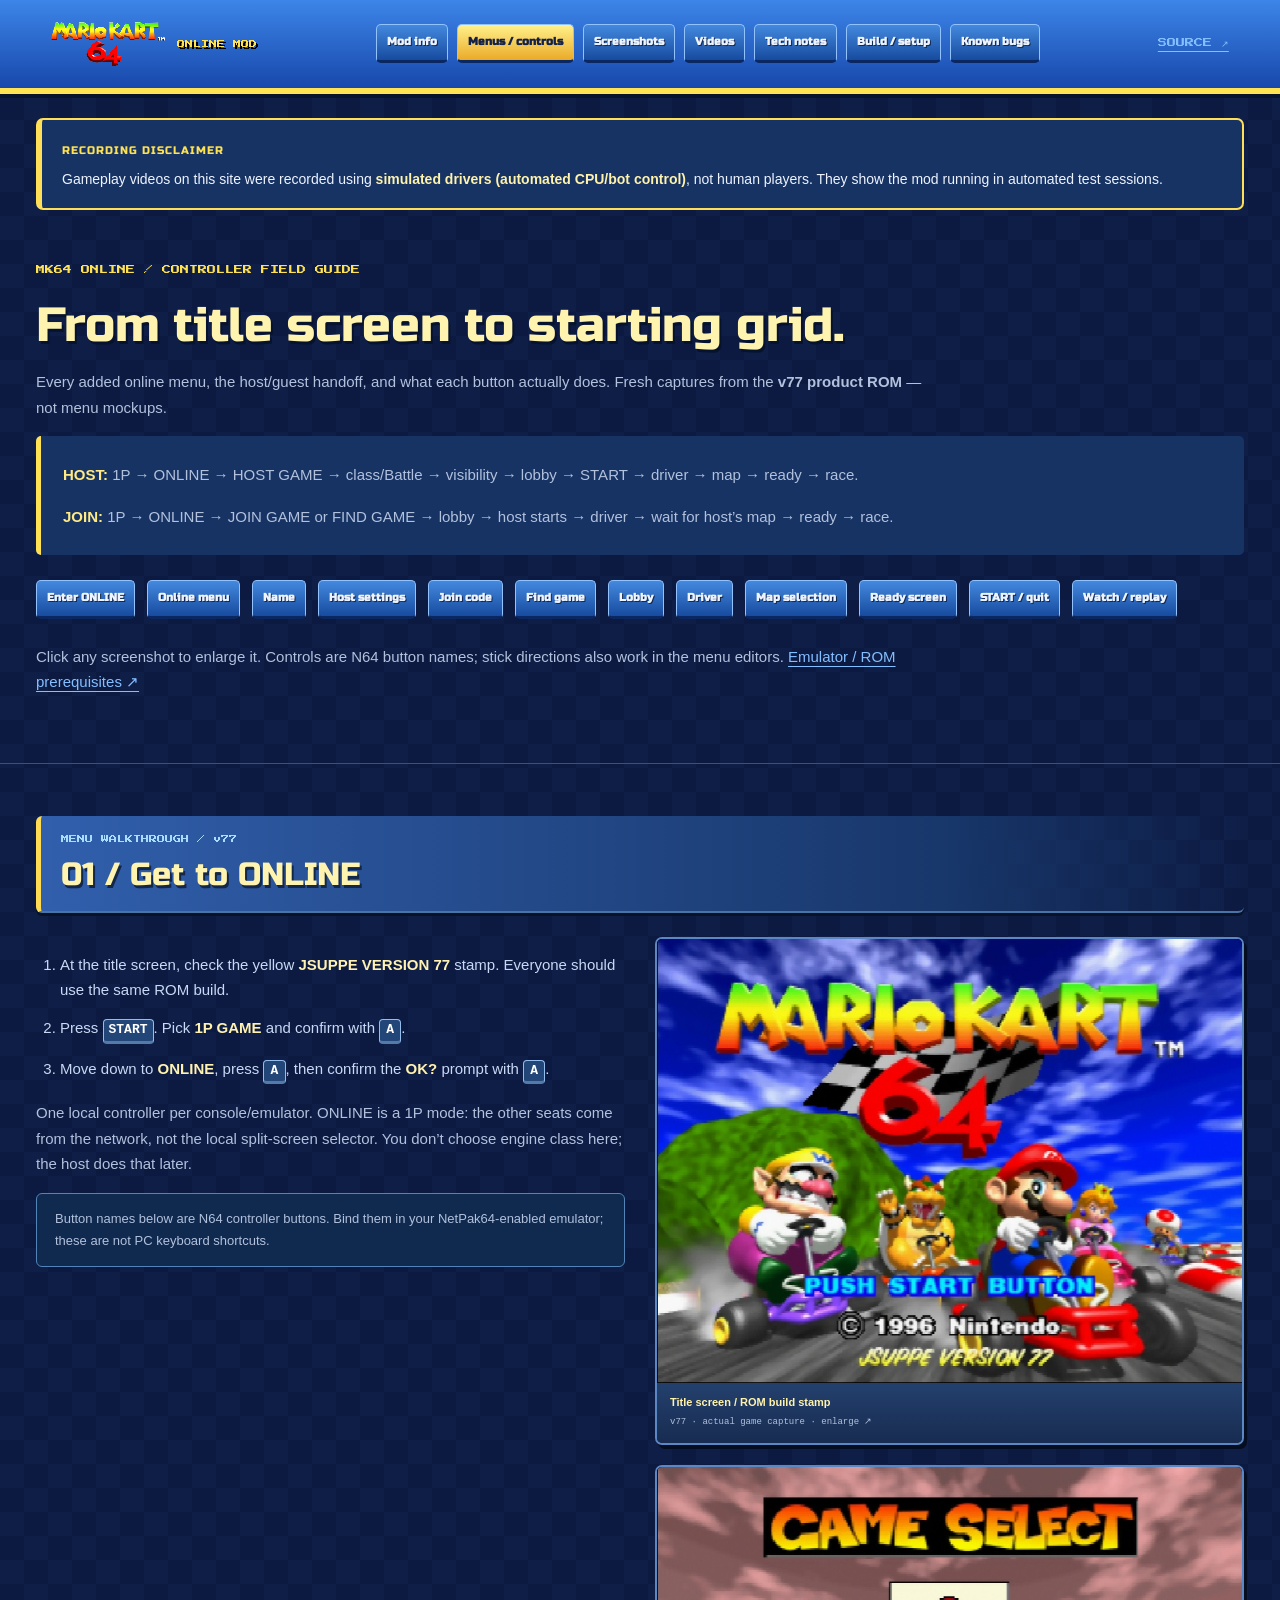
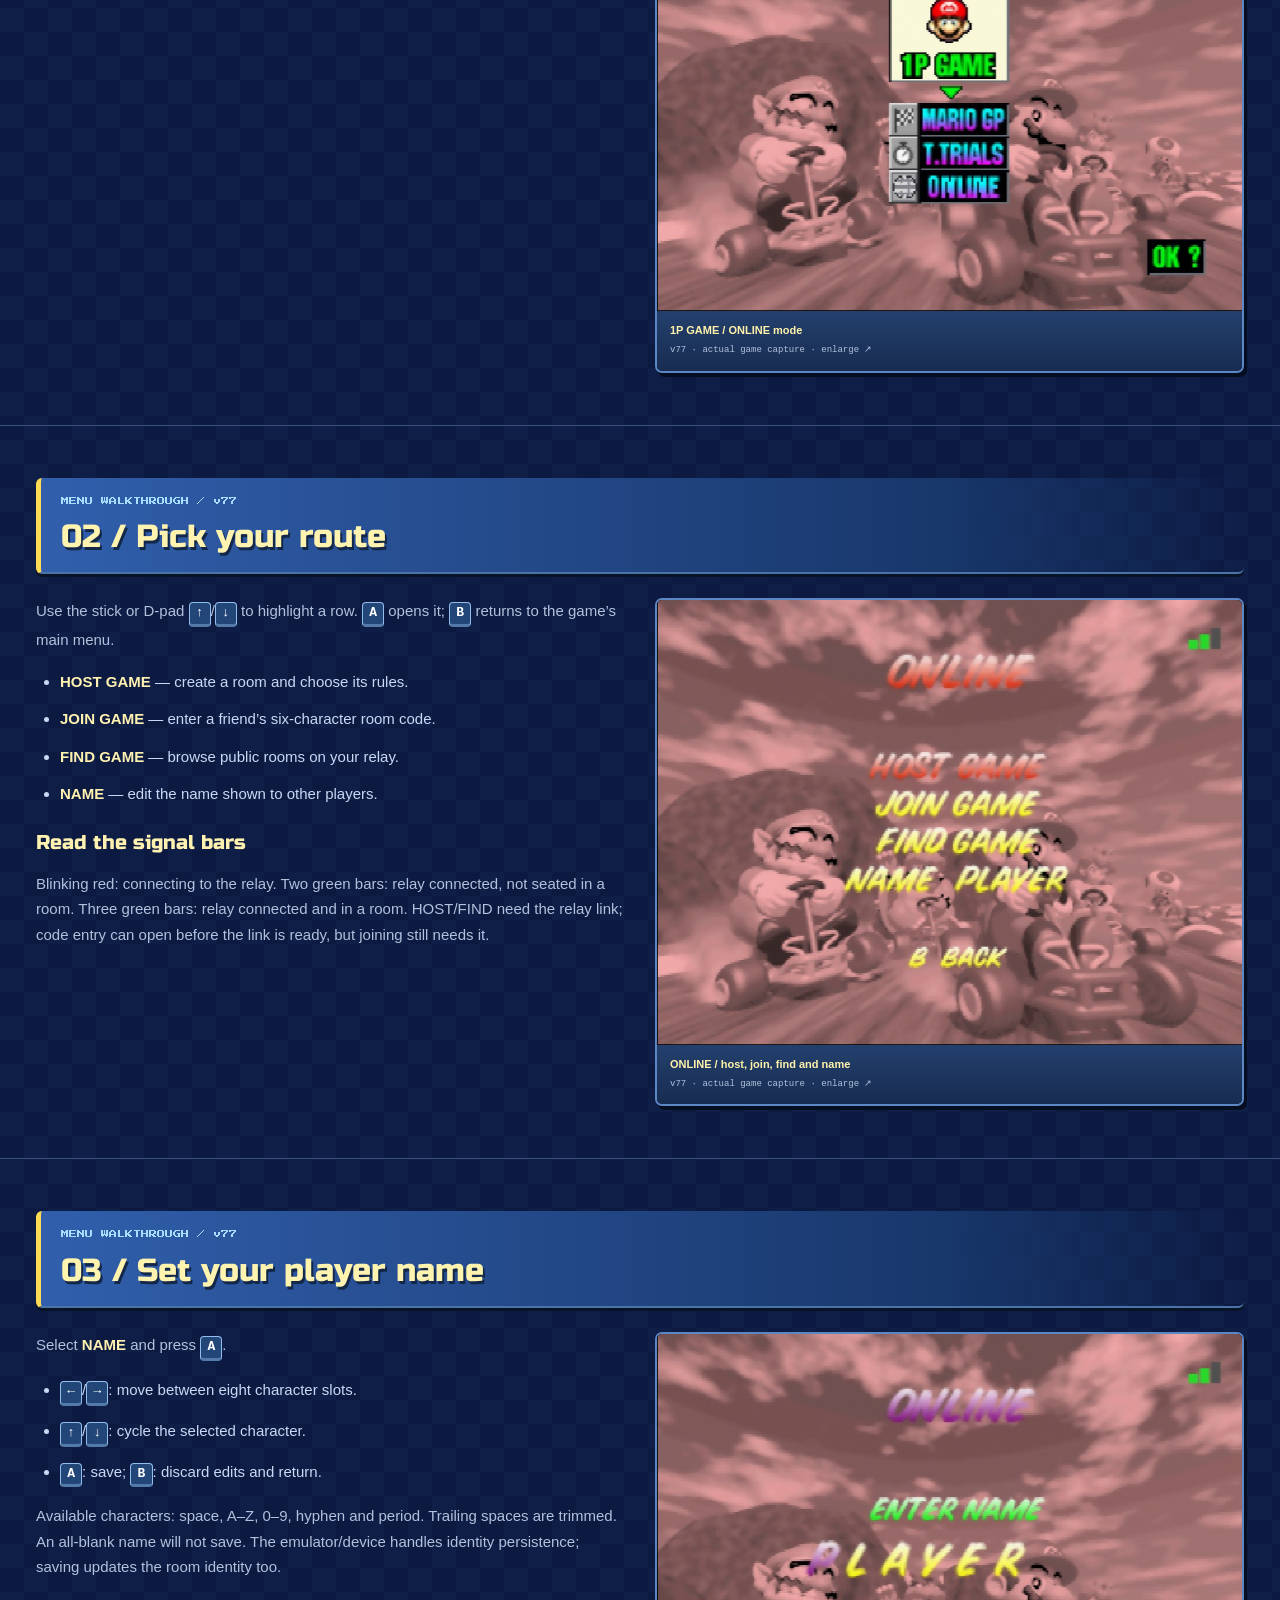
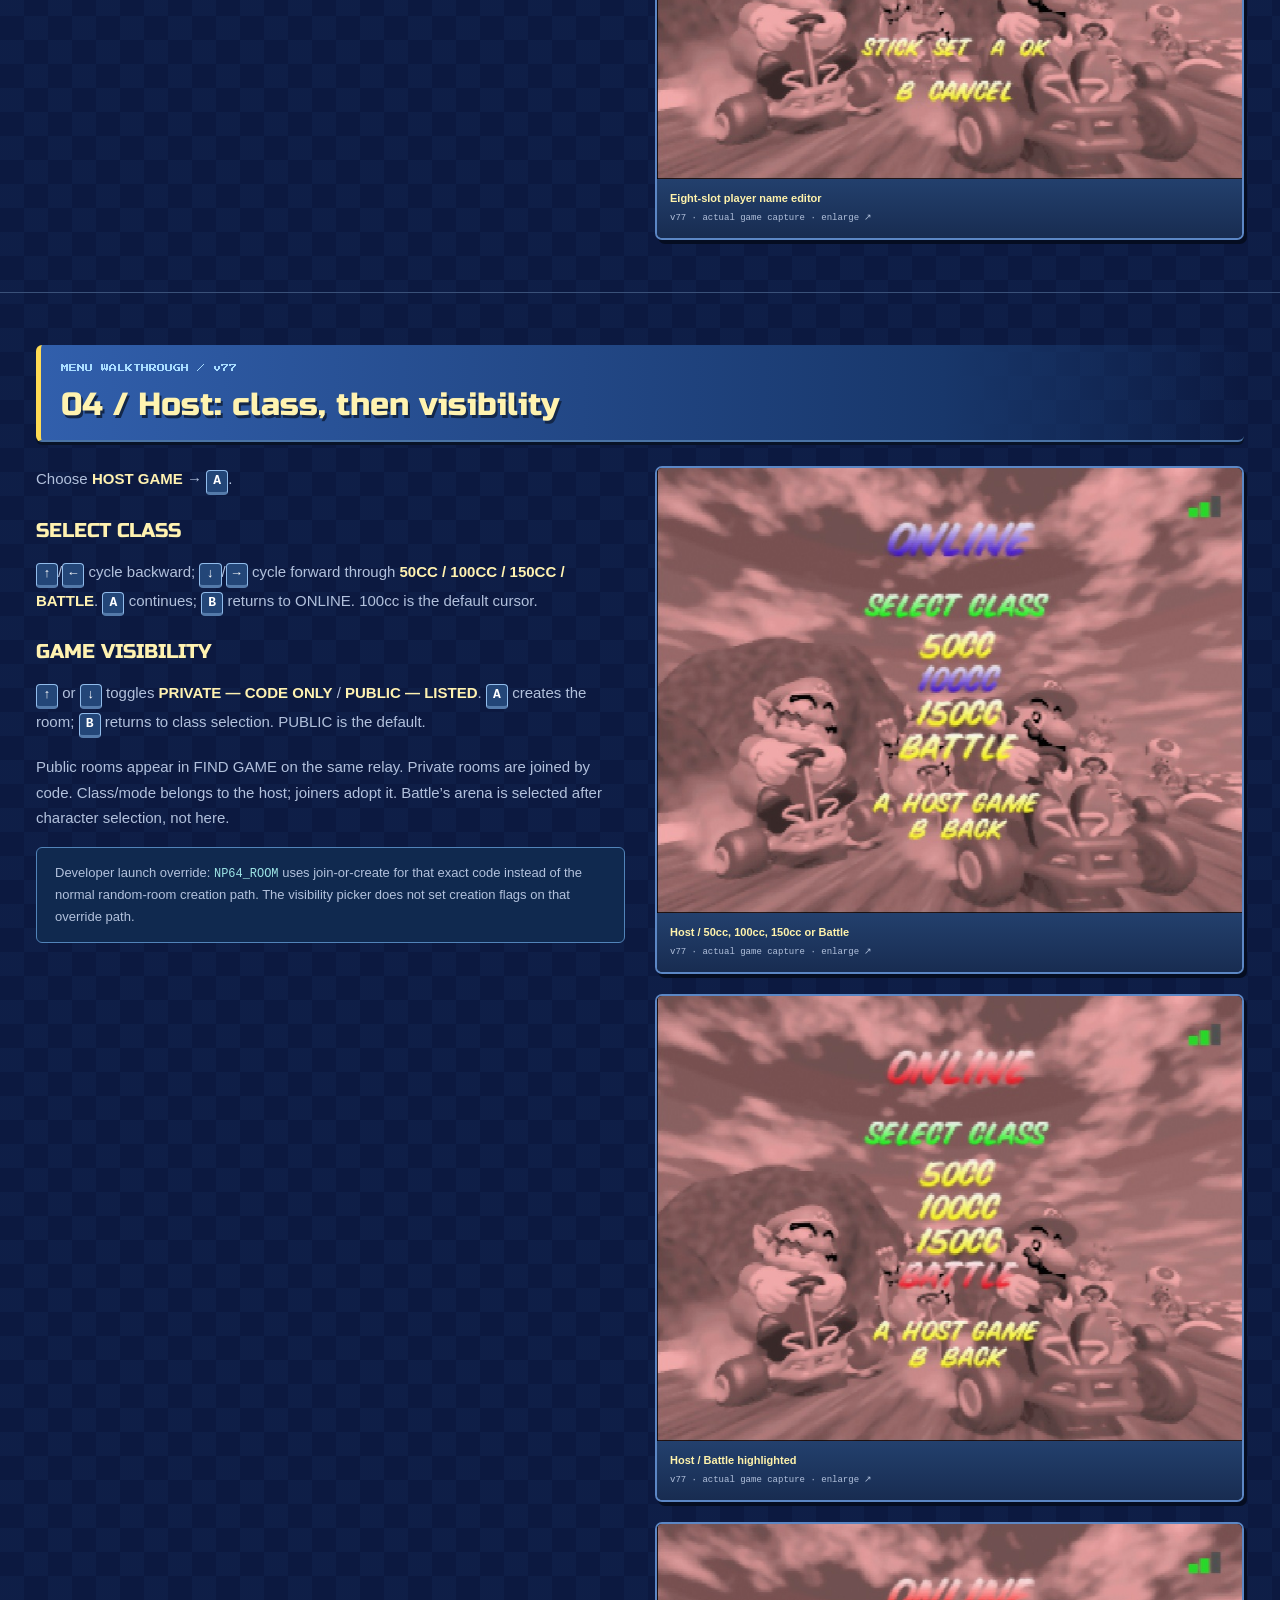
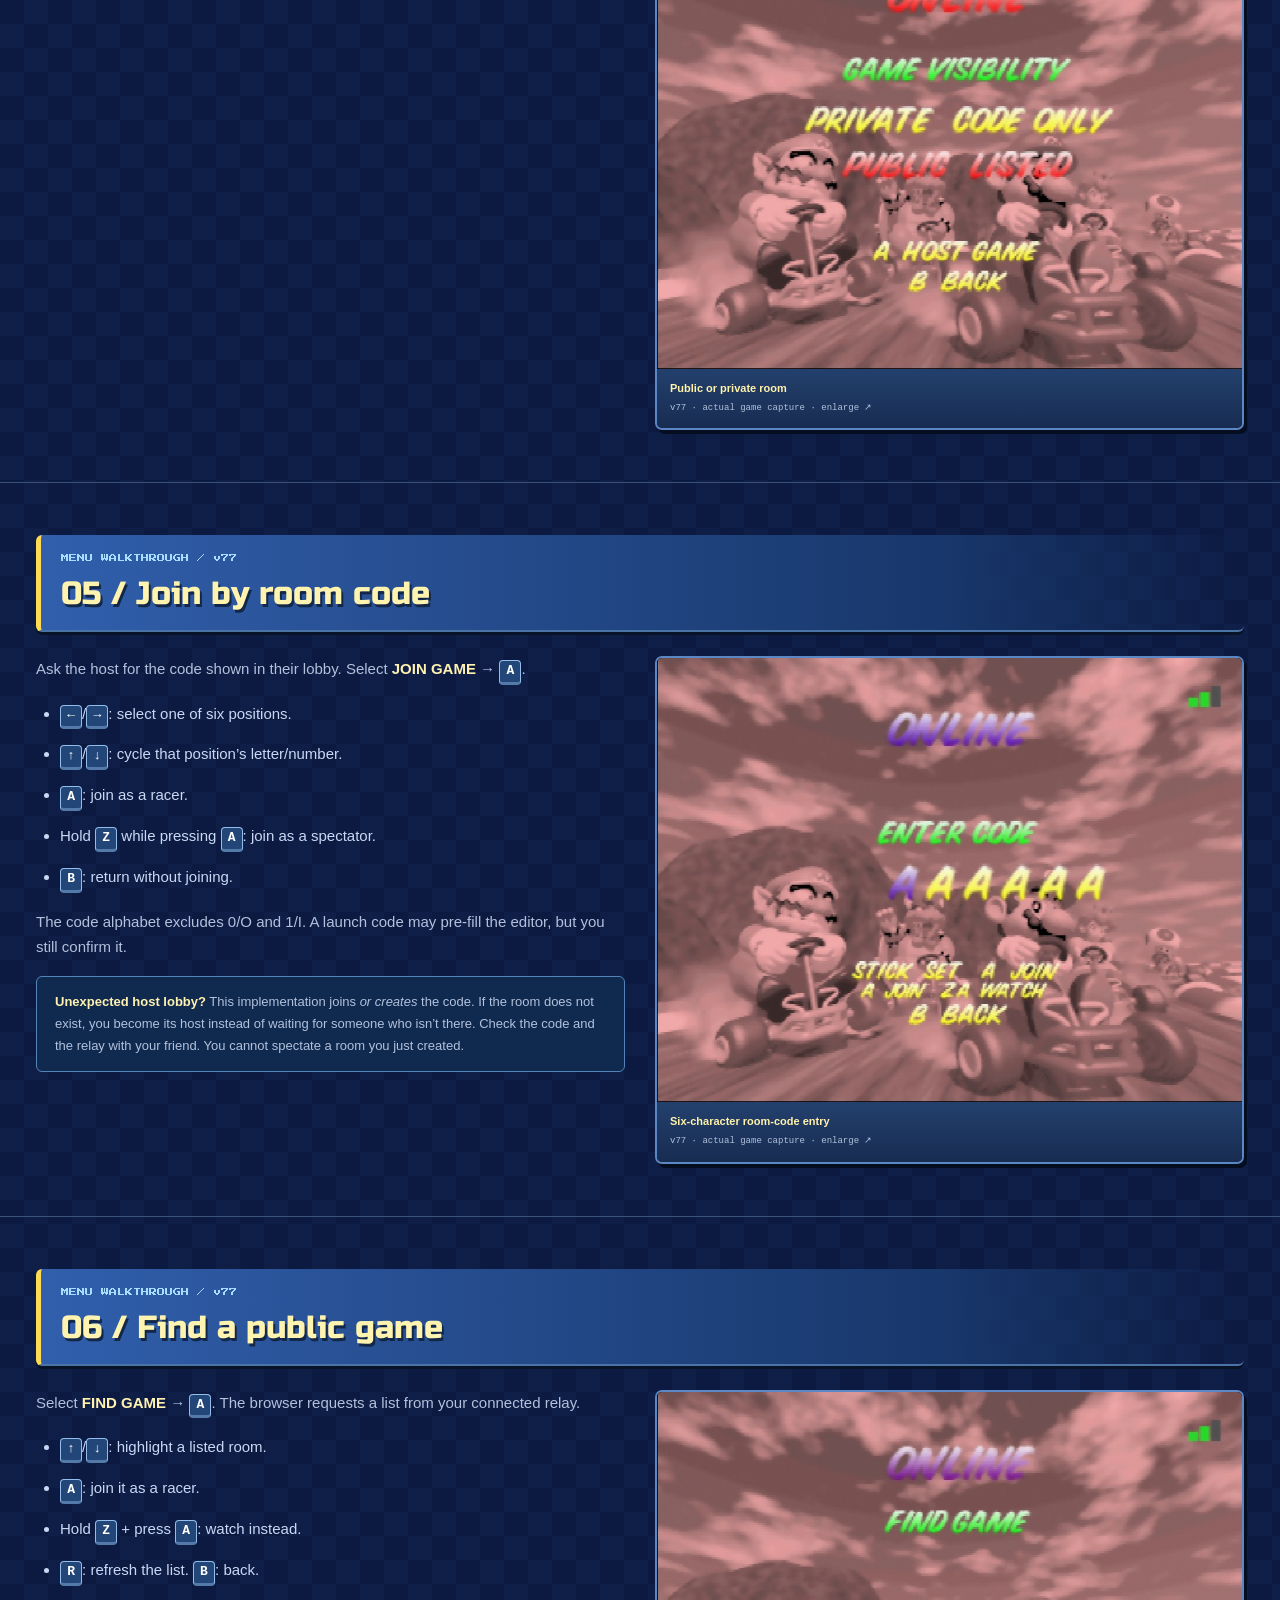
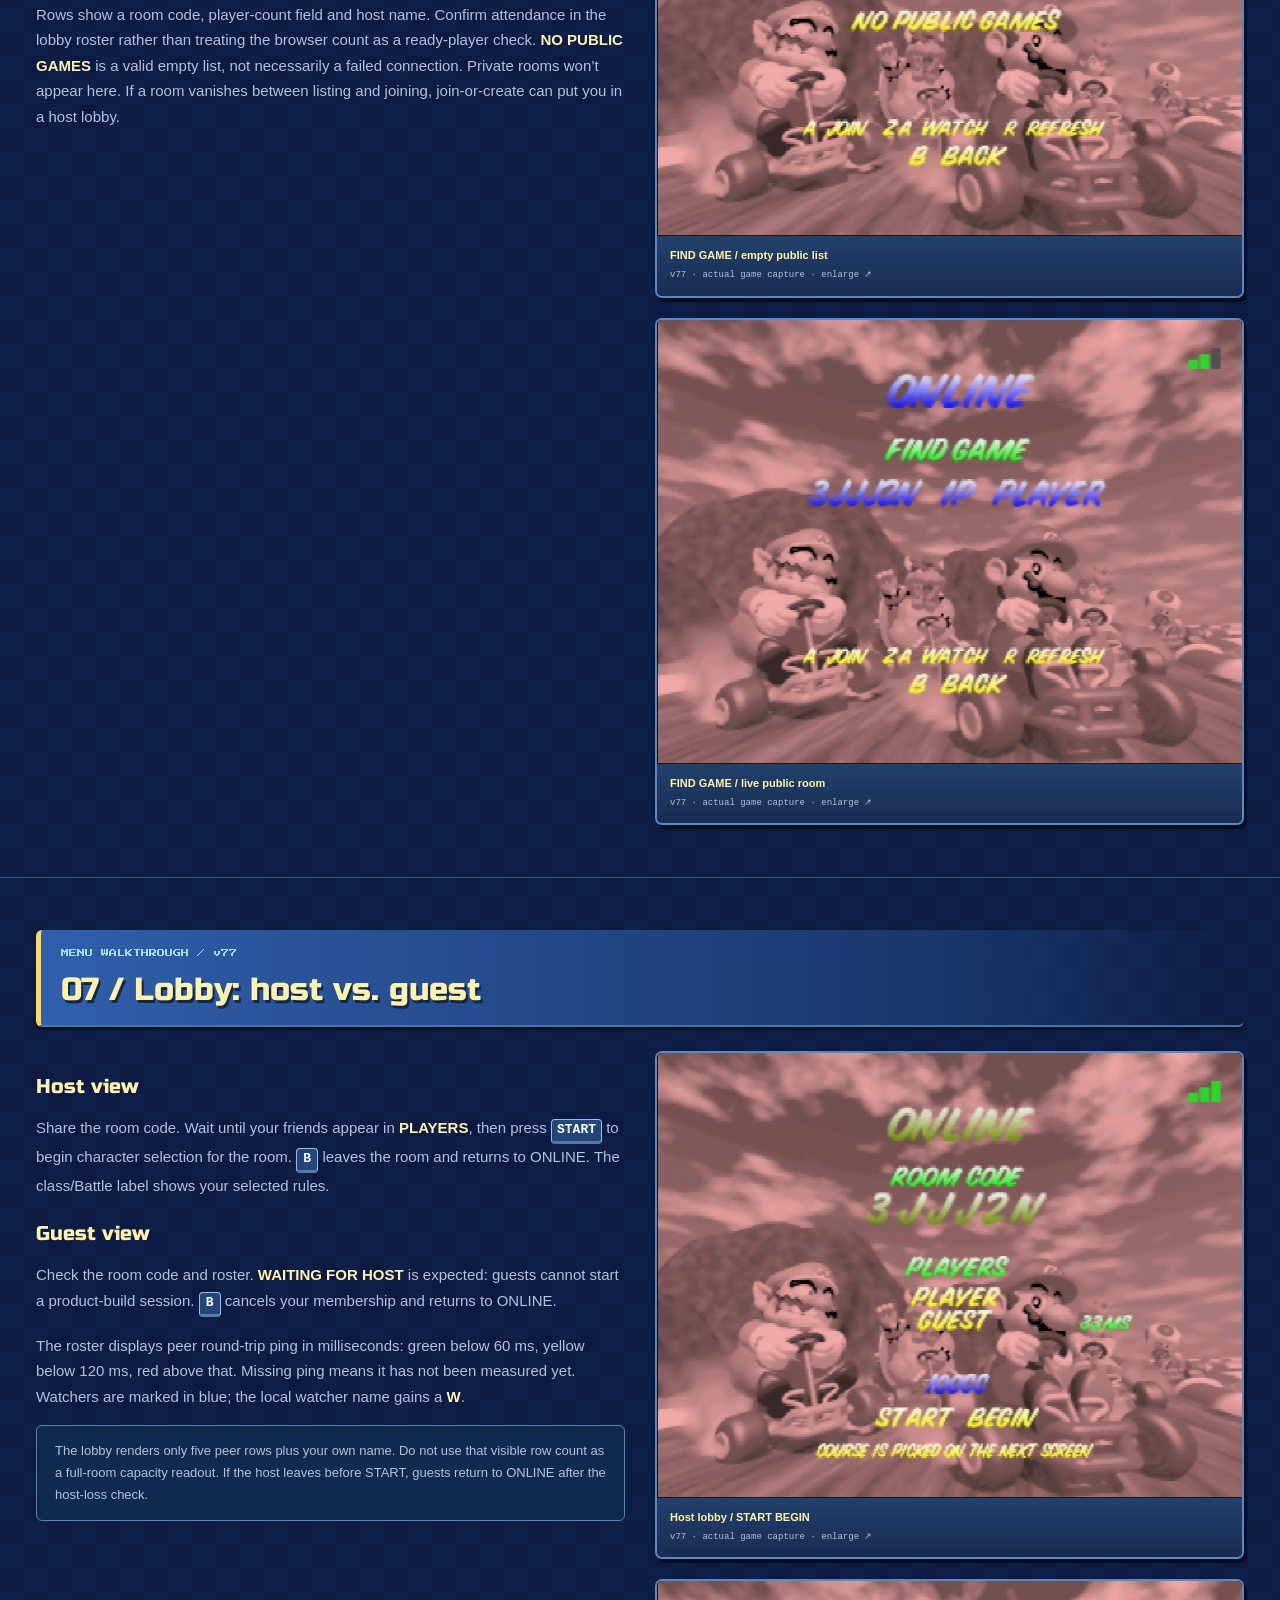
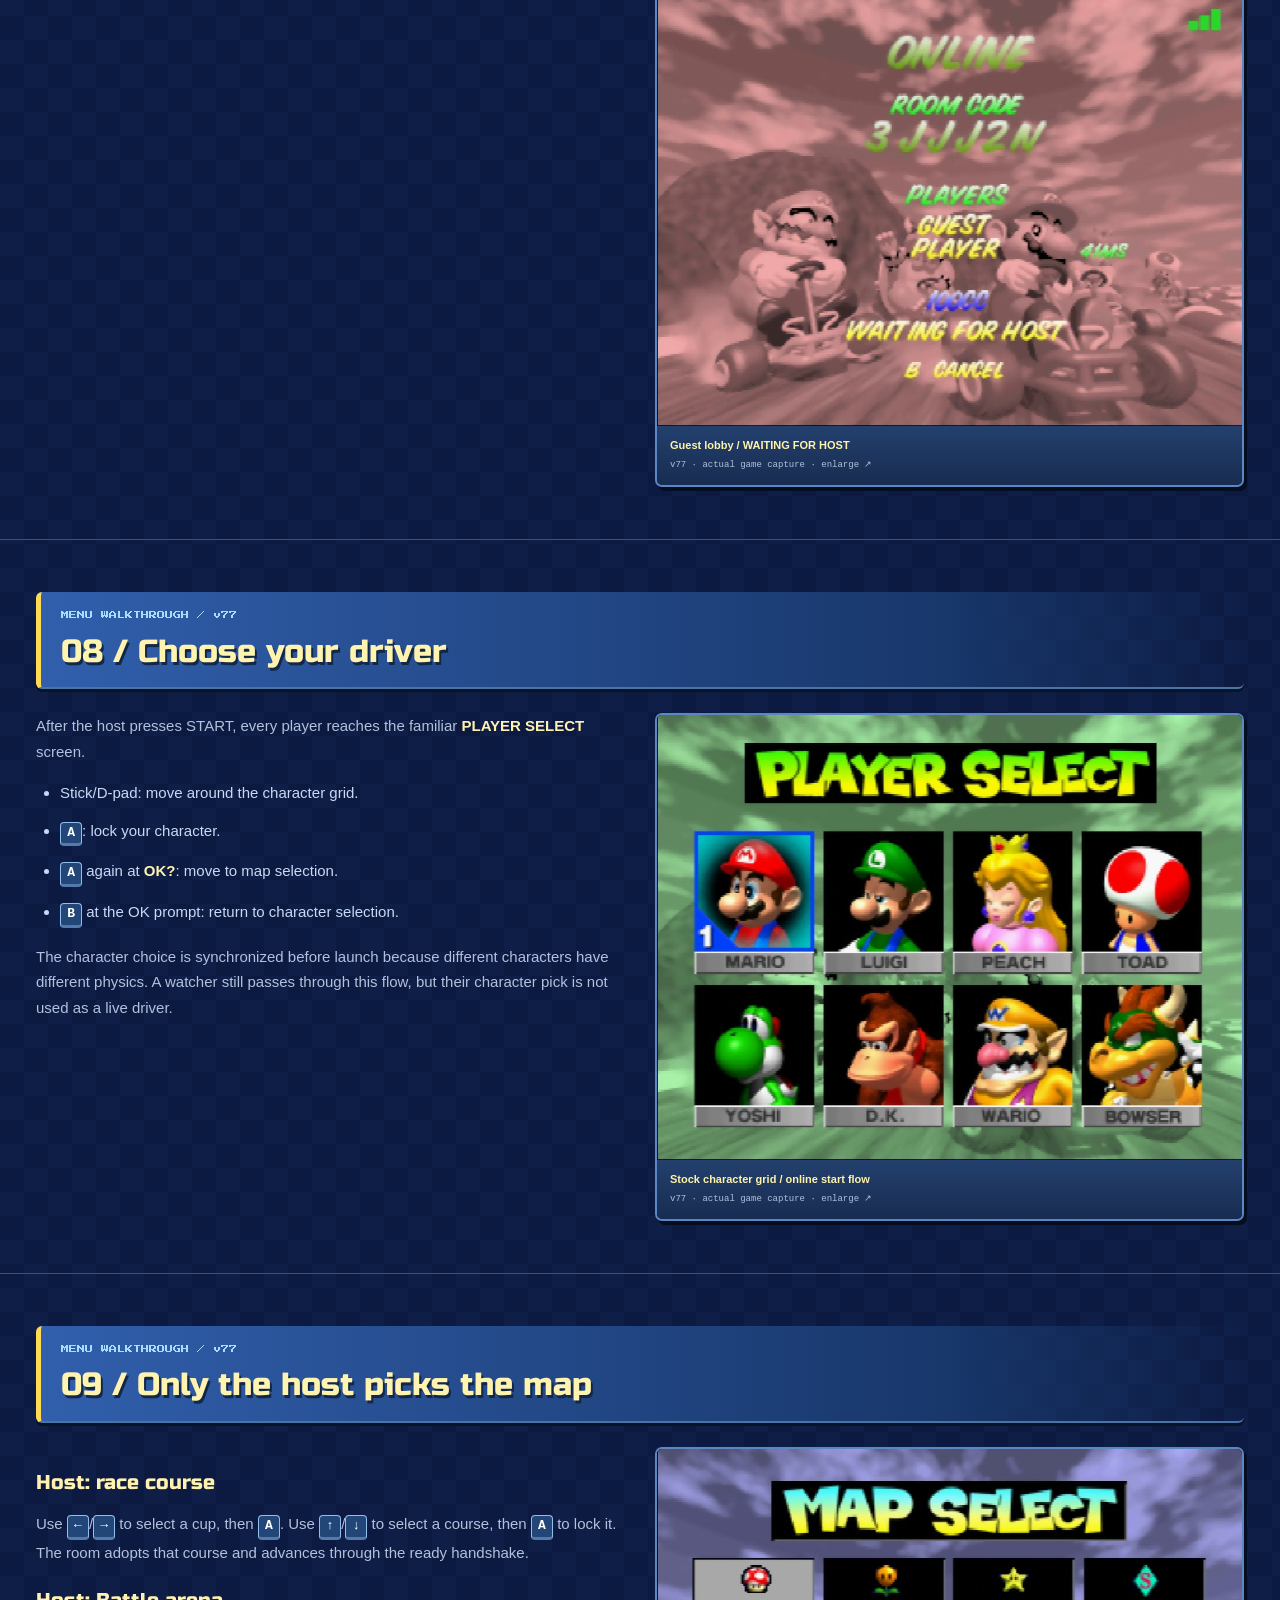
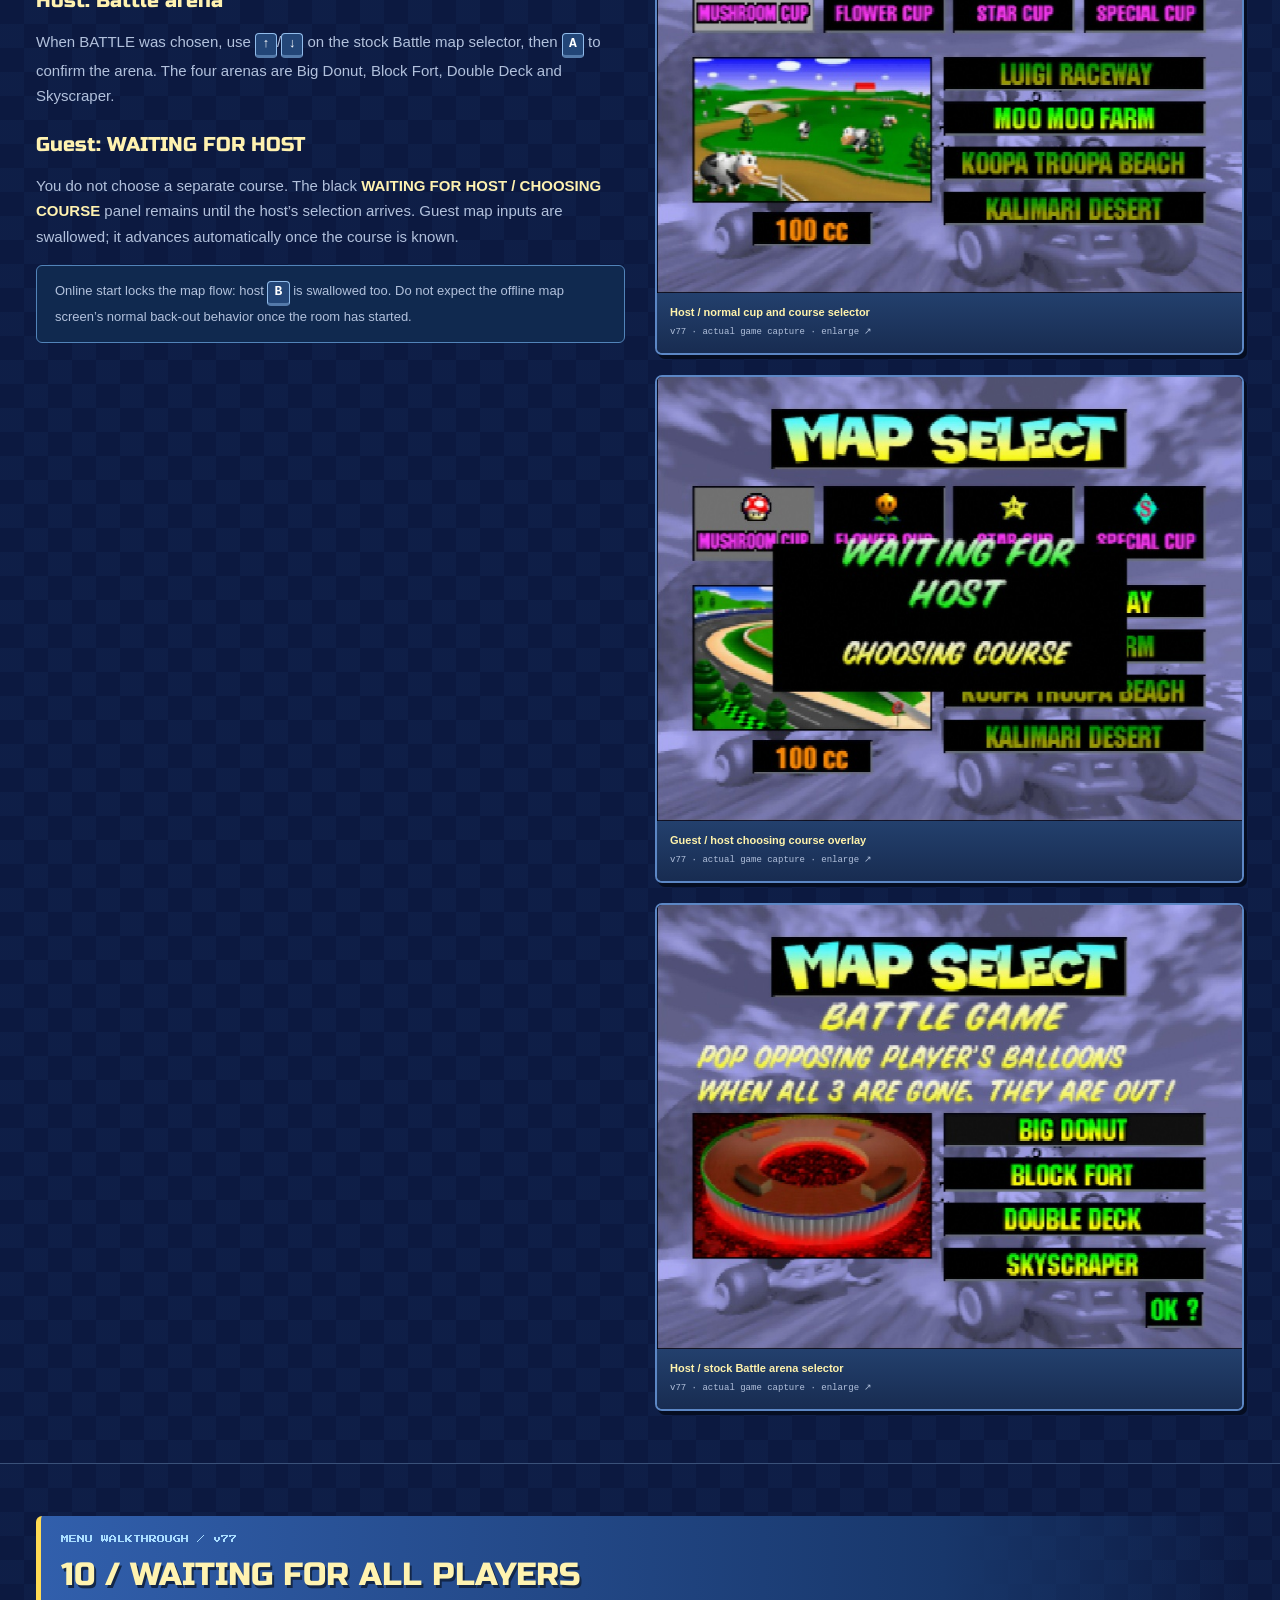
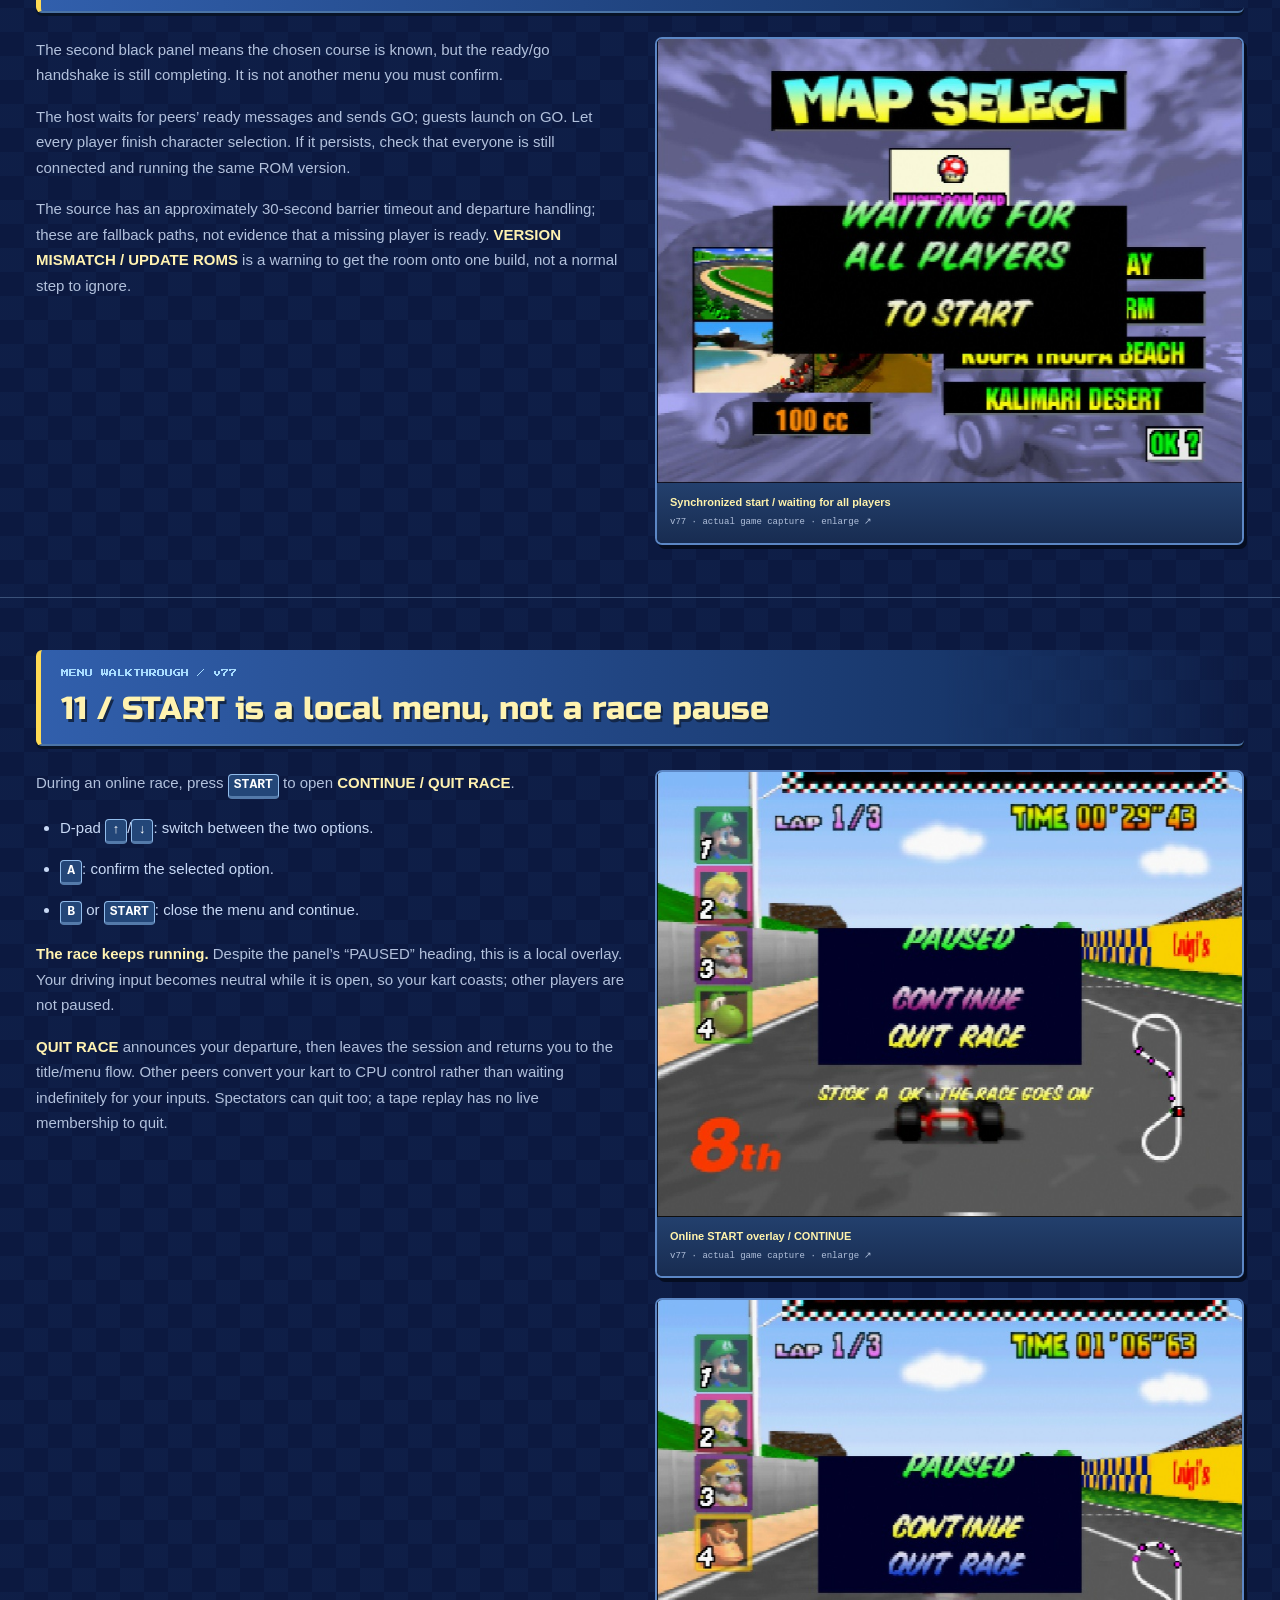
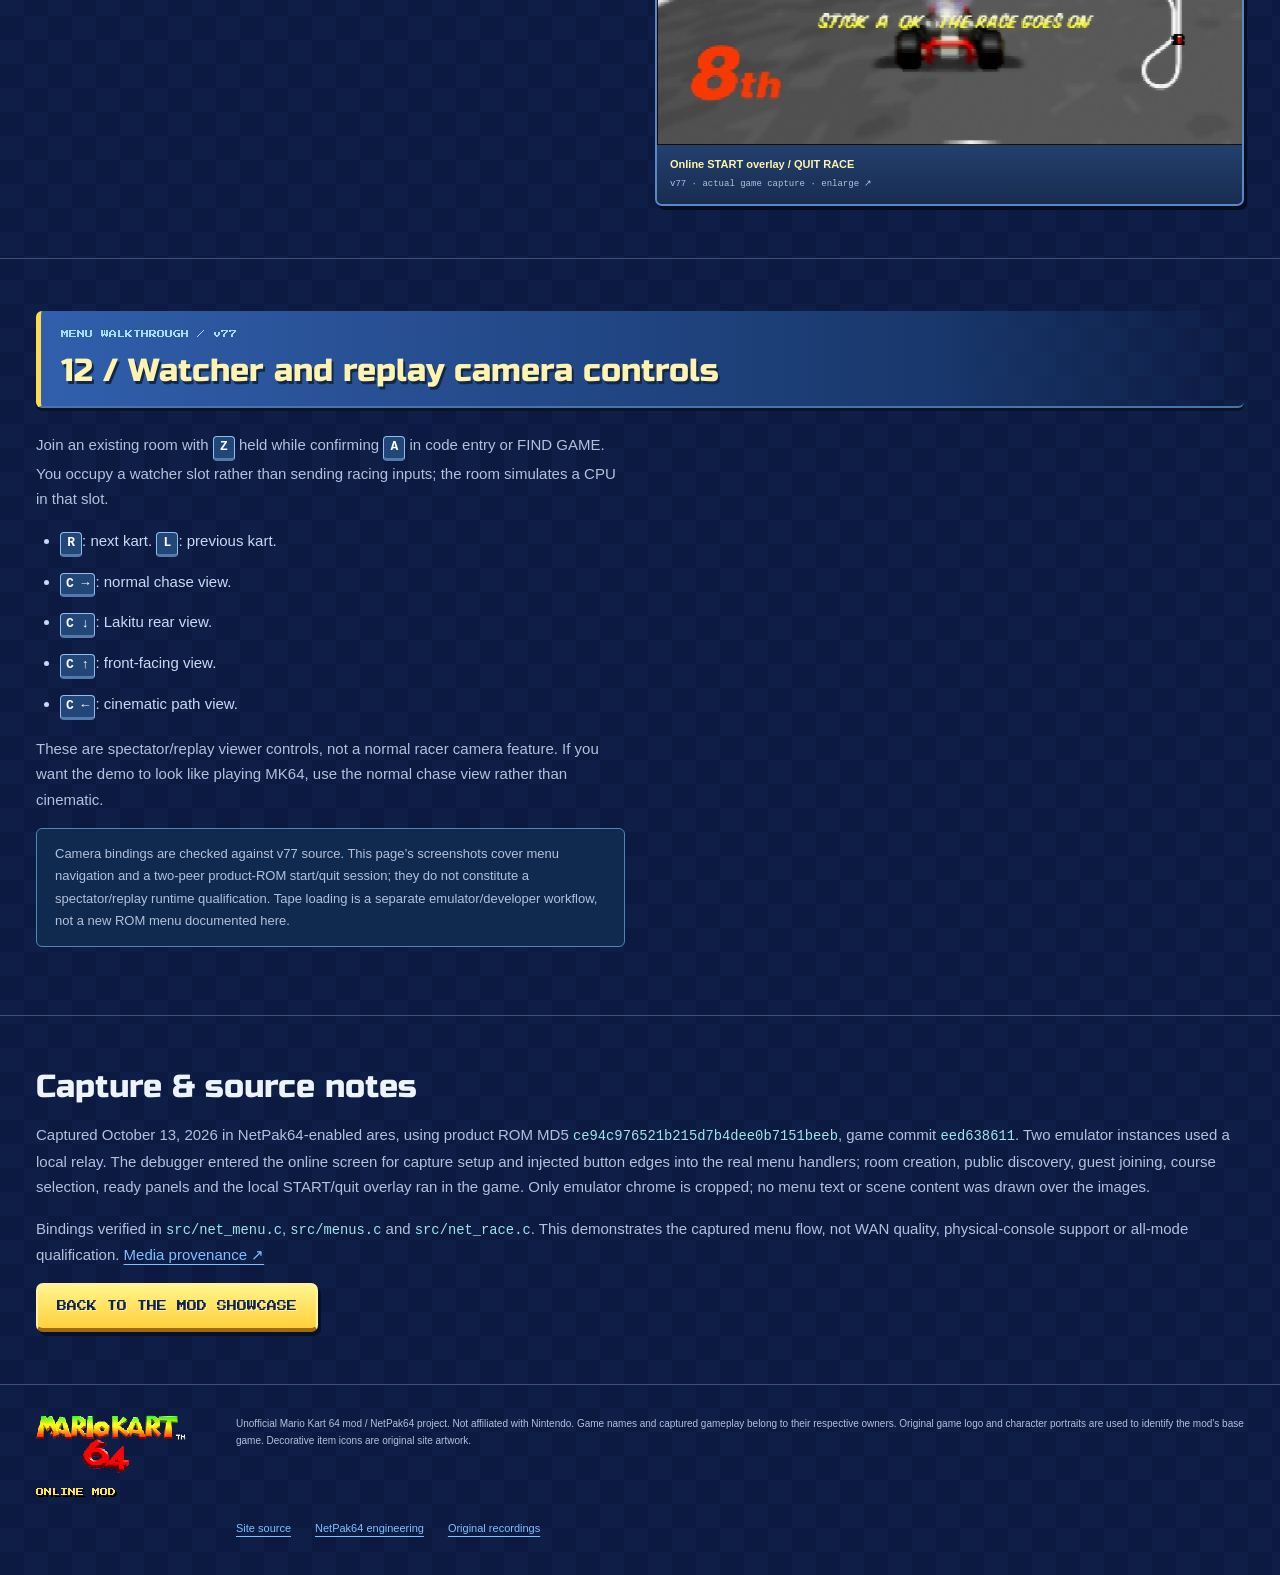
<file: menus.html>
<!doctype html><html lang="en"><head><meta charset="utf-8"><meta name="viewport" content="width=device-width,initial-scale=1"><meta name="theme-color" content="#245bcb"><meta name="description" content="MK64 Online v77 menu walkthrough: 19 real screenshots, N64 controller bindings, hosting, room codes, public discovery, host/guest lobbies, map selection and quitting."><meta property="og:title" content="Mario Kart 64 Online | NetPak64 mod"><meta property="og:description" content="v76 dev build. Screenshots, race and Battle videos, technical notes, and known bugs."><meta property="og:image" content="https://jsuppe.github.io/mk64-online/assets/screens/v77-player-view.jpg"><title>MK64 Online — Menu & controller guide / v77</title><link rel="icon" href="assets/mark.svg"><link rel="stylesheet" href="assets/site.css?v=notice1"><script src="assets/site.js" defer></script></head><body><a class="skip" href="#main">Skip to content</a><header><a class="brand" href="index.html" aria-label="Mario Kart 64 Online home"><img src="assets/game/MK64InGameTitle.png" alt="Mario Kart 64"><span>ONLINE MOD</span></a><nav aria-label="Main"><a href="index.html#features">Mod info</a><a href="menus.html" aria-current="page">Menus / controls</a><a href="index.html#screens">Screenshots</a><a href="index.html#videos">Videos</a><a href="index.html#technical">Tech notes</a><a href="index.html#build">Build / setup</a><a href="index.html#bugs">Known bugs</a></nav><a class="source-link" href="https://github.com/jsuppe/mk64-netpak64/tree/netpak64">SOURCE ↗</a></header>
<main id="main"><aside class="recording-notice" aria-label="Recording disclaimer"><strong>RECORDING DISCLAIMER</strong><p>Gameplay videos on this site were recorded using <strong>simulated drivers (automated CPU/bot control)</strong>, not human players. They show the mod running in automated test sessions.</p></aside><section class="menu-intro"><p class="pixel-label">MK64 ONLINE / CONTROLLER FIELD GUIDE</p><h1>From title screen to starting grid.</h1><p>Every added online menu, the host/guest handoff, and what each button actually does. Fresh captures from the <strong>v77 product ROM</strong> — not menu mockups.</p><div class="menu-routes"><p><strong>HOST:</strong> 1P → ONLINE → HOST GAME → class/Battle → visibility → lobby → START → driver → map → ready → race.</p><p><strong>JOIN:</strong> 1P → ONLINE → JOIN GAME or FIND GAME → lobby → host starts → driver → wait for host’s map → ready → race.</p></div><nav class="menu-toc" aria-label="Walkthrough chapters"><a href="#entry">Enter ONLINE</a><a href="#main">Online menu</a><a href="#name">Name</a><a href="#host">Host settings</a><a href="#join">Join code</a><a href="#find">Find game</a><a href="#lobby">Lobby</a><a href="#character">Driver</a><a href="#course">Map selection</a><a href="#ready">Ready screen</a><a href="#startmenu">START / quit</a><a href="#watch">Watch / replay</a></nav><p>Click any screenshot to enlarge it. Controls are N64 button names; stick directions also work in the menu editors. <a href="index.html#build">Emulator / ROM prerequisites ↗</a></p></section><section class="menu-step" id="entry"><div class="section-title"><div><p class="pixel-label">MENU WALKTHROUGH / v77</p><h2>01 / Get to ONLINE</h2></div></div><div class="menu-layout"><div class="menu-copy"><ol><li>At the title screen, check the yellow <strong>JSUPPE VERSION 77</strong> stamp. Everyone should use the same ROM build.</li><li>Press <kbd>START</kbd>. Pick <strong>1P GAME</strong> and confirm with <kbd>A</kbd>.</li><li>Move down to <strong>ONLINE</strong>, press <kbd>A</kbd>, then confirm the <strong>OK?</strong> prompt with <kbd>A</kbd>.</li></ol><p>One local controller per console/emulator. ONLINE is a 1P mode: the other seats come from the network, not the local split-screen selector. You don’t choose engine class here; the host does that later.</p><p class="menu-note">Button names below are N64 controller buttons. Bind them in your NetPak64-enabled emulator; these are not PC keyboard shortcuts.</p></div><div class="menu-captures"><button class="shot" data-full="assets/menus/title-version.jpg" data-caption="Title screen / ROM build stamp — v77 product ROM, actual emulator capture; click to enlarge."><img src="assets/menus/title-version.jpg" width="750" height="570" loading="lazy" alt="Title screen / ROM build stamp"><span><strong>Title screen / ROM build stamp</strong><small>v77 · actual game capture · enlarge ↗</small></span></button><button class="shot" data-full="assets/menus/online-mode.jpg" data-caption="1P GAME / ONLINE mode — v77 product ROM, actual emulator capture; click to enlarge."><img src="assets/menus/online-mode.jpg" width="750" height="570" loading="lazy" alt="1P GAME / ONLINE mode"><span><strong>1P GAME / ONLINE mode</strong><small>v77 · actual game capture · enlarge ↗</small></span></button></div></div></section><section class="menu-step" id="main"><div class="section-title"><div><p class="pixel-label">MENU WALKTHROUGH / v77</p><h2>02 / Pick your route</h2></div></div><div class="menu-layout"><div class="menu-copy"><p>Use the stick or D-pad <kbd>↑</kbd>/<kbd>↓</kbd> to highlight a row. <kbd>A</kbd> opens it; <kbd>B</kbd> returns to the game’s main menu.</p><ul><li><strong>HOST GAME</strong> — create a room and choose its rules.</li><li><strong>JOIN GAME</strong> — enter a friend’s six-character room code.</li><li><strong>FIND GAME</strong> — browse public rooms on your relay.</li><li><strong>NAME</strong> — edit the name shown to other players.</li></ul><h3>Read the signal bars</h3><p>Blinking red: connecting to the relay. Two green bars: relay connected, not seated in a room. Three green bars: relay connected and in a room. HOST/FIND need the relay link; code entry can open before the link is ready, but joining still needs it.</p></div><div class="menu-captures"><button class="shot" data-full="assets/menus/online.jpg" data-caption="ONLINE / host, join, find and name — v77 product ROM, actual emulator capture; click to enlarge."><img src="assets/menus/online.jpg" width="750" height="570" loading="lazy" alt="ONLINE / host, join, find and name"><span><strong>ONLINE / host, join, find and name</strong><small>v77 · actual game capture · enlarge ↗</small></span></button></div></div></section><section class="menu-step" id="name"><div class="section-title"><div><p class="pixel-label">MENU WALKTHROUGH / v77</p><h2>03 / Set your player name</h2></div></div><div class="menu-layout"><div class="menu-copy"><p>Select <strong>NAME</strong> and press <kbd>A</kbd>.</p><ul><li><kbd>←</kbd>/<kbd>→</kbd>: move between eight character slots.</li><li><kbd>↑</kbd>/<kbd>↓</kbd>: cycle the selected character.</li><li><kbd>A</kbd>: save; <kbd>B</kbd>: discard edits and return.</li></ul><p>Available characters: space, A–Z, 0–9, hyphen and period. Trailing spaces are trimmed. An all-blank name will not save. The emulator/device handles identity persistence; saving updates the room identity too.</p></div><div class="menu-captures"><button class="shot" data-full="assets/menus/name-entry.jpg" data-caption="Eight-slot player name editor — v77 product ROM, actual emulator capture; click to enlarge."><img src="assets/menus/name-entry.jpg" width="750" height="570" loading="lazy" alt="Eight-slot player name editor"><span><strong>Eight-slot player name editor</strong><small>v77 · actual game capture · enlarge ↗</small></span></button></div></div></section><section class="menu-step" id="host"><div class="section-title"><div><p class="pixel-label">MENU WALKTHROUGH / v77</p><h2>04 / Host: class, then visibility</h2></div></div><div class="menu-layout"><div class="menu-copy"><p>Choose <strong>HOST GAME</strong> → <kbd>A</kbd>.</p><h3>SELECT CLASS</h3><p><kbd>↑</kbd>/<kbd>←</kbd> cycle backward; <kbd>↓</kbd>/<kbd>→</kbd> cycle forward through <strong>50CC / 100CC / 150CC / BATTLE</strong>. <kbd>A</kbd> continues; <kbd>B</kbd> returns to ONLINE. 100cc is the default cursor.</p><h3>GAME VISIBILITY</h3><p><kbd>↑</kbd> or <kbd>↓</kbd> toggles <strong>PRIVATE — CODE ONLY</strong> / <strong>PUBLIC — LISTED</strong>. <kbd>A</kbd> creates the room; <kbd>B</kbd> returns to class selection. PUBLIC is the default.</p><p>Public rooms appear in FIND GAME on the same relay. Private rooms are joined by code. Class/mode belongs to the host; joiners adopt it. Battle’s arena is selected after character selection, not here.</p><p class="menu-note">Developer launch override: <code>NP64_ROOM</code> uses join-or-create for that exact code instead of the normal random-room creation path. The visibility picker does not set creation flags on that override path.</p></div><div class="menu-captures"><button class="shot" data-full="assets/menus/host-class.jpg" data-caption="Host / 50cc, 100cc, 150cc or Battle — v77 product ROM, actual emulator capture; click to enlarge."><img src="assets/menus/host-class.jpg" width="750" height="570" loading="lazy" alt="Host / 50cc, 100cc, 150cc or Battle"><span><strong>Host / 50cc, 100cc, 150cc or Battle</strong><small>v77 · actual game capture · enlarge ↗</small></span></button><button class="shot" data-full="assets/menus/host-battle.jpg" data-caption="Host / Battle highlighted — v77 product ROM, actual emulator capture; click to enlarge."><img src="assets/menus/host-battle.jpg" width="750" height="570" loading="lazy" alt="Host / Battle highlighted"><span><strong>Host / Battle highlighted</strong><small>v77 · actual game capture · enlarge ↗</small></span></button><button class="shot" data-full="assets/menus/visibility.jpg" data-caption="Public or private room — v77 product ROM, actual emulator capture; click to enlarge."><img src="assets/menus/visibility.jpg" width="750" height="570" loading="lazy" alt="Public or private room"><span><strong>Public or private room</strong><small>v77 · actual game capture · enlarge ↗</small></span></button></div></div></section><section class="menu-step" id="join"><div class="section-title"><div><p class="pixel-label">MENU WALKTHROUGH / v77</p><h2>05 / Join by room code</h2></div></div><div class="menu-layout"><div class="menu-copy"><p>Ask the host for the code shown in their lobby. Select <strong>JOIN GAME</strong> → <kbd>A</kbd>.</p><ul><li><kbd>←</kbd>/<kbd>→</kbd>: select one of six positions.</li><li><kbd>↑</kbd>/<kbd>↓</kbd>: cycle that position’s letter/number.</li><li><kbd>A</kbd>: join as a racer.</li><li>Hold <kbd>Z</kbd> while pressing <kbd>A</kbd>: join as a spectator.</li><li><kbd>B</kbd>: return without joining.</li></ul><p>The code alphabet excludes 0/O and 1/I. A launch code may pre-fill the editor, but you still confirm it.</p><p class="menu-note"><strong>Unexpected host lobby?</strong> This implementation joins <em>or creates</em> the code. If the room does not exist, you become its host instead of waiting for someone who isn’t there. Check the code and the relay with your friend. You cannot spectate a room you just created.</p></div><div class="menu-captures"><button class="shot" data-full="assets/menus/join-code.jpg" data-caption="Six-character room-code entry — v77 product ROM, actual emulator capture; click to enlarge."><img src="assets/menus/join-code.jpg" width="750" height="570" loading="lazy" alt="Six-character room-code entry"><span><strong>Six-character room-code entry</strong><small>v77 · actual game capture · enlarge ↗</small></span></button></div></div></section><section class="menu-step" id="find"><div class="section-title"><div><p class="pixel-label">MENU WALKTHROUGH / v77</p><h2>06 / Find a public game</h2></div></div><div class="menu-layout"><div class="menu-copy"><p>Select <strong>FIND GAME</strong> → <kbd>A</kbd>. The browser requests a list from your connected relay.</p><ul><li><kbd>↑</kbd>/<kbd>↓</kbd>: highlight a listed room.</li><li><kbd>A</kbd>: join it as a racer.</li><li>Hold <kbd>Z</kbd> + press <kbd>A</kbd>: watch instead.</li><li><kbd>R</kbd>: refresh the list. <kbd>B</kbd>: back.</li></ul><p>Rows show a room code, player-count field and host name. Confirm attendance in the lobby roster rather than treating the browser count as a ready-player check. <strong>NO PUBLIC GAMES</strong> is a valid empty list, not necessarily a failed connection. Private rooms won’t appear here. If a room vanishes between listing and joining, join-or-create can put you in a host lobby.</p></div><div class="menu-captures"><button class="shot" data-full="assets/menus/find-empty.jpg" data-caption="FIND GAME / empty public list — v77 product ROM, actual emulator capture; click to enlarge."><img src="assets/menus/find-empty.jpg" width="750" height="570" loading="lazy" alt="FIND GAME / empty public list"><span><strong>FIND GAME / empty public list</strong><small>v77 · actual game capture · enlarge ↗</small></span></button><button class="shot" data-full="assets/menus/find-listed.jpg" data-caption="FIND GAME / live public room — v77 product ROM, actual emulator capture; click to enlarge."><img src="assets/menus/find-listed.jpg" width="750" height="570" loading="lazy" alt="FIND GAME / live public room"><span><strong>FIND GAME / live public room</strong><small>v77 · actual game capture · enlarge ↗</small></span></button></div></div></section><section class="menu-step" id="lobby"><div class="section-title"><div><p class="pixel-label">MENU WALKTHROUGH / v77</p><h2>07 / Lobby: host vs. guest</h2></div></div><div class="menu-layout"><div class="menu-copy"><h3>Host view</h3><p>Share the room code. Wait until your friends appear in <strong>PLAYERS</strong>, then press <kbd>START</kbd> to begin character selection for the room. <kbd>B</kbd> leaves the room and returns to ONLINE. The class/Battle label shows your selected rules.</p><h3>Guest view</h3><p>Check the room code and roster. <strong>WAITING FOR HOST</strong> is expected: guests cannot start a product-build session. <kbd>B</kbd> cancels your membership and returns to ONLINE.</p><p>The roster displays peer round-trip ping in milliseconds: green below 60 ms, yellow below 120 ms, red above that. Missing ping means it has not been measured yet. Watchers are marked in blue; the local watcher name gains a <strong>W</strong>.</p><p class="menu-note">The lobby renders only five peer rows plus your own name. Do not use that visible row count as a full-room capacity readout. If the host leaves before START, guests return to ONLINE after the host-loss check.</p></div><div class="menu-captures"><button class="shot" data-full="assets/menus/host-roster.jpg" data-caption="Host lobby / START BEGIN — v77 product ROM, actual emulator capture; click to enlarge."><img src="assets/menus/host-roster.jpg" width="750" height="570" loading="lazy" alt="Host lobby / START BEGIN"><span><strong>Host lobby / START BEGIN</strong><small>v77 · actual game capture · enlarge ↗</small></span></button><button class="shot" data-full="assets/menus/guest-lobby.jpg" data-caption="Guest lobby / WAITING FOR HOST — v77 product ROM, actual emulator capture; click to enlarge."><img src="assets/menus/guest-lobby.jpg" width="750" height="570" loading="lazy" alt="Guest lobby / WAITING FOR HOST"><span><strong>Guest lobby / WAITING FOR HOST</strong><small>v77 · actual game capture · enlarge ↗</small></span></button></div></div></section><section class="menu-step" id="character"><div class="section-title"><div><p class="pixel-label">MENU WALKTHROUGH / v77</p><h2>08 / Choose your driver</h2></div></div><div class="menu-layout"><div class="menu-copy"><p>After the host presses START, every player reaches the familiar <strong>PLAYER SELECT</strong> screen.</p><ul><li>Stick/D-pad: move around the character grid.</li><li><kbd>A</kbd>: lock your character.</li><li><kbd>A</kbd> again at <strong>OK?</strong>: move to map selection.</li><li><kbd>B</kbd> at the OK prompt: return to character selection.</li></ul><p>The character choice is synchronized before launch because different characters have different physics. A watcher still passes through this flow, but their character pick is not used as a live driver.</p></div><div class="menu-captures"><button class="shot" data-full="assets/menus/character-select.jpg" data-caption="Stock character grid / online start flow — v77 product ROM, actual emulator capture; click to enlarge."><img src="assets/menus/character-select.jpg" width="750" height="570" loading="lazy" alt="Stock character grid / online start flow"><span><strong>Stock character grid / online start flow</strong><small>v77 · actual game capture · enlarge ↗</small></span></button></div></div></section><section class="menu-step" id="course"><div class="section-title"><div><p class="pixel-label">MENU WALKTHROUGH / v77</p><h2>09 / Only the host picks the map</h2></div></div><div class="menu-layout"><div class="menu-copy"><h3>Host: race course</h3><p>Use <kbd>←</kbd>/<kbd>→</kbd> to select a cup, then <kbd>A</kbd>. Use <kbd>↑</kbd>/<kbd>↓</kbd> to select a course, then <kbd>A</kbd> to lock it. The room adopts that course and advances through the ready handshake.</p><h3>Host: Battle arena</h3><p>When BATTLE was chosen, use <kbd>↑</kbd>/<kbd>↓</kbd> on the stock Battle map selector, then <kbd>A</kbd> to confirm the arena. The four arenas are Big Donut, Block Fort, Double Deck and Skyscraper.</p><h3>Guest: WAITING FOR HOST</h3><p>You do not choose a separate course. The black <strong>WAITING FOR HOST / CHOOSING COURSE</strong> panel remains until the host’s selection arrives. Guest map inputs are swallowed; it advances automatically once the course is known.</p><p class="menu-note">Online start locks the map flow: host <kbd>B</kbd> is swallowed too. Do not expect the offline map screen’s normal back-out behavior once the room has started.</p></div><div class="menu-captures"><button class="shot" data-full="assets/menus/course-select.jpg" data-caption="Host / normal cup and course selector — v77 product ROM, actual emulator capture; click to enlarge."><img src="assets/menus/course-select.jpg" width="750" height="570" loading="lazy" alt="Host / normal cup and course selector"><span><strong>Host / normal cup and course selector</strong><small>v77 · actual game capture · enlarge ↗</small></span></button><button class="shot" data-full="assets/menus/waiting-host.jpg" data-caption="Guest / host choosing course overlay — v77 product ROM, actual emulator capture; click to enlarge."><img src="assets/menus/waiting-host.jpg" width="750" height="570" loading="lazy" alt="Guest / host choosing course overlay"><span><strong>Guest / host choosing course overlay</strong><small>v77 · actual game capture · enlarge ↗</small></span></button><button class="shot" data-full="assets/menus/battle-arena-select.jpg" data-caption="Host / stock Battle arena selector — v77 product ROM, actual emulator capture; click to enlarge."><img src="assets/menus/battle-arena-select.jpg" width="750" height="570" loading="lazy" alt="Host / stock Battle arena selector"><span><strong>Host / stock Battle arena selector</strong><small>v77 · actual game capture · enlarge ↗</small></span></button></div></div></section><section class="menu-step" id="ready"><div class="section-title"><div><p class="pixel-label">MENU WALKTHROUGH / v77</p><h2>10 / WAITING FOR ALL PLAYERS</h2></div></div><div class="menu-layout"><div class="menu-copy"><p>The second black panel means the chosen course is known, but the ready/go handshake is still completing. It is not another menu you must confirm.</p><p>The host waits for peers’ ready messages and sends GO; guests launch on GO. Let every player finish character selection. If it persists, check that everyone is still connected and running the same ROM version.</p><p>The source has an approximately 30-second barrier timeout and departure handling; these are fallback paths, not evidence that a missing player is ready. <strong>VERSION MISMATCH / UPDATE ROMS</strong> is a warning to get the room onto one build, not a normal step to ignore.</p></div><div class="menu-captures"><button class="shot" data-full="assets/menus/waiting-players.jpg" data-caption="Synchronized start / waiting for all players — v77 product ROM, actual emulator capture; click to enlarge."><img src="assets/menus/waiting-players.jpg" width="750" height="570" loading="lazy" alt="Synchronized start / waiting for all players"><span><strong>Synchronized start / waiting for all players</strong><small>v77 · actual game capture · enlarge ↗</small></span></button></div></div></section><section class="menu-step" id="startmenu"><div class="section-title"><div><p class="pixel-label">MENU WALKTHROUGH / v77</p><h2>11 / START is a local menu, not a race pause</h2></div></div><div class="menu-layout"><div class="menu-copy"><p>During an online race, press <kbd>START</kbd> to open <strong>CONTINUE / QUIT RACE</strong>.</p><ul><li>D-pad <kbd>↑</kbd>/<kbd>↓</kbd>: switch between the two options.</li><li><kbd>A</kbd>: confirm the selected option.</li><li><kbd>B</kbd> or <kbd>START</kbd>: close the menu and continue.</li></ul><p><strong>The race keeps running.</strong> Despite the panel’s “PAUSED” heading, this is a local overlay. Your driving input becomes neutral while it is open, so your kart coasts; other players are not paused.</p><p><strong>QUIT RACE</strong> announces your departure, then leaves the session and returns you to the title/menu flow. Other peers convert your kart to CPU control rather than waiting indefinitely for your inputs. Spectators can quit too; a tape replay has no live membership to quit.</p></div><div class="menu-captures"><button class="shot" data-full="assets/menus/online-start-menu.jpg" data-caption="Online START overlay / CONTINUE — v77 product ROM, actual emulator capture; click to enlarge."><img src="assets/menus/online-start-menu.jpg" width="750" height="570" loading="lazy" alt="Online START overlay / CONTINUE"><span><strong>Online START overlay / CONTINUE</strong><small>v77 · actual game capture · enlarge ↗</small></span></button><button class="shot" data-full="assets/menus/online-quit-menu.jpg" data-caption="Online START overlay / QUIT RACE — v77 product ROM, actual emulator capture; click to enlarge."><img src="assets/menus/online-quit-menu.jpg" width="750" height="570" loading="lazy" alt="Online START overlay / QUIT RACE"><span><strong>Online START overlay / QUIT RACE</strong><small>v77 · actual game capture · enlarge ↗</small></span></button></div></div></section><section class="menu-step" id="watch"><div class="section-title"><div><p class="pixel-label">MENU WALKTHROUGH / v77</p><h2>12 / Watcher and replay camera controls</h2></div></div><div class="menu-layout"><div class="menu-copy"><p>Join an existing room with <kbd>Z</kbd> held while confirming <kbd>A</kbd> in code entry or FIND GAME. You occupy a watcher slot rather than sending racing inputs; the room simulates a CPU in that slot.</p><ul><li><kbd>R</kbd>: next kart. <kbd>L</kbd>: previous kart.</li><li><kbd>C →</kbd>: normal chase view.</li><li><kbd>C ↓</kbd>: Lakitu rear view.</li><li><kbd>C ↑</kbd>: front-facing view.</li><li><kbd>C ←</kbd>: cinematic path view.</li></ul><p>These are spectator/replay viewer controls, not a normal racer camera feature. If you want the demo to look like playing MK64, use the normal chase view rather than cinematic.</p><p class="menu-note">Camera bindings are checked against v77 source. This page’s screenshots cover menu navigation and a two-peer product-ROM start/quit session; they do not constitute a spectator/replay runtime qualification. Tape loading is a separate emulator/developer workflow, not a new ROM menu documented here.</p></div><div class="menu-captures"></div></div></section><section><h2>Capture & source notes</h2><p>Captured October 13, 2026 in NetPak64-enabled ares, using product ROM MD5 <code>ce94c976521b215d7b4dee0b7151beeb</code>, game commit <code>eed638611</code>. Two emulator instances used a local relay. The debugger entered the online screen for capture setup and injected button edges into the real menu handlers; room creation, public discovery, guest joining, course selection, ready panels and the local START/quit overlay ran in the game. Only emulator chrome is cropped; no menu text or scene content was drawn over the images.</p><p>Bindings verified in <code>src/net_menu.c</code>, <code>src/menus.c</code> and <code>src/net_race.c</code>. This demonstrates the captured menu flow, not WAN quality, physical-console support or all-mode qualification. <a href="docs/MEDIA.md">Media provenance ↗</a></p><a class="button yellow" href="index.html">BACK TO THE MOD SHOWCASE</a></section></main><footer><div class="brand"><img src="assets/game/MK64InGameTitle.png" alt="Mario Kart 64"><span>ONLINE MOD</span></div><p>Unofficial Mario Kart 64 mod / NetPak64 project. Not affiliated with Nintendo. Game names and captured gameplay belong to their respective owners. Original game logo and character portraits are used to identify the mod’s base game. Decorative item icons are original site artwork.</p><div><a href="https://github.com/jsuppe/mk64-online">Site source</a><a href="https://jsuppe.github.io/netpak64/">NetPak64 engineering</a><a href="https://github.com/jsuppe/netpak64/releases/tag/showcase-2026-10-12">Original recordings</a></div></footer><dialog id="viewer" aria-labelledby="viewer-caption"><button id="close-viewer" aria-label="Close screenshot">✕ CLOSE</button><img id="viewer-image" alt=""><p id="viewer-caption"></p></dialog></body></html>
</file>
<file: assets/site.css>
@font-face{font-family:Russo;src:url('fonts/russo-one.ttf') format('truetype');font-display:swap}@font-face{font-family:Pixel;src:url('fonts/press-start-2p.ttf') format('truetype');font-display:swap}:root{--ink:#10182f;--panel:#1a284a;--blue:#215eea;--yellow:#ffe253;--white:#eef4ff;--muted:#b2c1dc;--border:#3a5179}*{box-sizing:border-box}html{scroll-behavior:smooth;scroll-padding-top:22px}body{margin:0;background:var(--ink);color:var(--white);font:15px/1.7 Arial,Helvetica,sans-serif;background-image:linear-gradient(45deg,#ffffff03 25%,transparent 25%,transparent 75%,#ffffff03 75%),linear-gradient(45deg,#ffffff03 25%,transparent 25%,transparent 75%,#ffffff03 75%);background-size:48px 48px;background-position:0 0,24px 24px}a{color:#83beff;text-underline-offset:4px}a:hover{color:var(--yellow)}a:focus-visible,button:focus-visible,summary:focus-visible,video:focus-visible{outline:3px solid var(--yellow);outline-offset:5px}h1,h2,h3{font-family:Russo,Impact,sans-serif;font-weight:400;line-height:1.2;margin:0}h2{font-size:32px}h3{font-size:20px}p{margin:16px 0;color:var(--muted)}code{font-family:Consolas,monospace;color:#9de5e6;font-size:.92em;overflow-wrap:anywhere}.skip{position:absolute;top:-100px;left:20px;padding:12px;background:var(--yellow);color:var(--ink);z-index:5}.skip:focus{top:10px}header{max-width:1500px;margin:auto;padding:22px 4%;display:flex;align-items:center;gap:28px;border-bottom:3px solid var(--blue)}.brand{font-family:Russo,Impact,sans-serif;color:white;font-size:23px;white-space:nowrap;text-decoration:none;text-shadow:2px 2px #000}.brand span{color:var(--yellow);font-size:14px}nav{display:flex;flex:1;justify-content:center;gap:23px;flex-wrap:wrap}nav a{color:var(--white);font-size:12px;font-weight:bold;text-decoration:none}.source-link{font:9px Pixel,monospace;white-space:nowrap}main{max-width:1320px;margin:auto}.hero{padding:58px 36px 44px;display:grid;grid-template-columns:.9fr 1.1fr;gap:40px;align-items:center}.pixel-label{font:9px/1.8 Pixel,monospace;color:var(--yellow);display:block;margin:0 0 20px}.game-logo{transform:skew(-5deg);font-family:Russo,Impact,sans-serif;filter:drop-shadow(4px 5px 0 #050b19)}.logo-top{display:block;font-size:clamp(40px,4.9vw,66px);letter-spacing:-2px;color:#f7f7fa;-webkit-text-stroke:1px #0b142a;text-shadow:0 3px #879bb9,0 6px #344b6b}.logo-bottom{display:flex;align-items:center;gap:0;margin:8px 0 22px}.six,.four{font-size:86px;line-height:1;color:#eb473f;-webkit-text-stroke:1px #060d20;text-shadow:3px 3px #842233}.four{color:#55d785;text-shadow:3px 3px #1c6c56}.online{font-size:46px;color:var(--yellow);margin-left:16px;text-shadow:3px 3px #9e642c;-webkit-text-stroke:1px #162441}.intro{font-size:16px;color:var(--white);max-width:500px}.intro.sub{font-size:13px;color:var(--muted)}.actions{display:flex;gap:12px;flex-wrap:wrap;margin-top:26px}.button{display:inline-block;padding:13px 19px;font:10px/1.7 Pixel,monospace;text-decoration:none;border:2px solid #050d20;box-shadow:3px 3px #050d20;border-radius:4px}.yellow{background:var(--yellow);color:#111b40}.blue{background:var(--blue);color:white}.button:hover{color:inherit;filter:brightness(1.1)}.hero-screen{margin:0;border:3px solid #7f9ac4;box-shadow:7px 7px #070e20;border-radius:5px;overflow:hidden;transform:rotate(1deg);background:black}.hero-screen img{display:block;width:100%;height:auto}.hero-screen figcaption{display:flex;justify-content:space-between;gap:14px;padding:12px;background:#172b58;font:8px/1.8 Pixel,monospace;color:#c5daf7}.spec-strip{display:grid;grid-template-columns:repeat(4,1fr);border-top:3px solid var(--yellow);border-bottom:1px solid var(--border);background:#14254b}.spec-strip span{padding:16px;text-align:center;font-size:9px;letter-spacing:1px;border-right:1px solid var(--border);color:var(--muted)}.spec-strip b{display:block;font-family:Russo;font-size:20px;letter-spacing:0;color:var(--white);margin-bottom:5px}section:not(.hero){padding:52px 36px;border-bottom:1px solid var(--border)}.section-title{display:flex;gap:20px;align-items:center;margin-bottom:24px}.section-title .pixel-label{margin:0 0 10px;font-size:8px}.item-icon{width:55px;height:55px;flex-shrink:0;filter:drop-shadow(3px 3px #050d20)}.section-note{max-width:860px;font-size:13px;margin:0 0 25px}.feature-grid{display:grid;grid-template-columns:repeat(4,1fr);gap:18px}.feature-grid article{background:linear-gradient(#263c65,#1c2c4e);border:1px solid #4d6b99;border-top:4px solid var(--blue);padding:23px 20px;border-radius:5px}.feature-grid h3{font-size:17px;color:#f2e881}.feature-grid p{font-size:12px;margin-bottom:0}.gallery{display:grid;grid-template-columns:repeat(4,1fr);gap:16px}.shot{display:block;border:1px solid var(--border);background:#14203a;color:var(--white);padding:0;text-align:left;cursor:zoom-in;border-radius:4px;overflow:hidden}.shot:hover{border-color:var(--yellow)}.shot img{display:block;width:100%;height:175px;object-fit:contain;background:#050a14}.shot>span{display:block;padding:13px}.shot strong{font-size:11px;display:block}.shot small{font:9px/1.6 Consolas,monospace;color:var(--muted);display:block;margin-top:7px}.shot small b{color:var(--yellow);float:right}.video-grid{display:grid;grid-template-columns:1fr 1fr;gap:24px}.video-card{border:1px solid var(--border);border-radius:5px;overflow:hidden;background:#15223e}.video-card video{display:block;width:100%;aspect-ratio:16/10;object-fit:contain;background:black}.video-card>div{padding:22px}.video-card .pixel-label{font-size:8px;margin-bottom:13px}.video-card h3{font-size:19px}.video-card p,.video-card a{font-size:12px}.tech-layout,.build-layout{display:grid;grid-template-columns:1.4fr 1fr;gap:35px}.tech-layout p,.build-layout p{font-size:13px}.tech-layout h3{margin:25px 0 10px}.tech-layout h3:first-child{margin-top:0}.code-line{border-left:3px solid #68d6a0;background:#0b1428;padding:16px;color:#9de5e6;font:12px/1.7 Consolas,monospace}.tech-panel,.build-panel{align-self:start;background:#102445;border:1px solid #51729f;border-top:4px solid var(--blue);padding:25px;border-radius:5px}.tech-panel h3{margin-top:0}dl{margin-bottom:0}dt{font-size:10px;text-transform:uppercase;letter-spacing:1px;color:var(--muted);margin-top:17px}dd{margin:4px 0 0;font-size:13px}.tech-panel p,.build-panel p{font-size:11px}.text-link{font-size:12px}.number-icon{display:flex;align-items:center;justify-content:center;background:var(--blue);border:3px solid #a1c0f4;border-radius:8px;width:55px;height:55px;font:29px Russo;color:var(--yellow);transform:rotate(-5deg);flex-shrink:0}.requirements{padding-left:23px;font-size:13px}.requirements li{padding:9px 0;color:var(--muted)}.requirements b{color:white}.build-panel .pixel-label{font-size:8px}.build-panel .button{margin-top:20px;font-size:9px}details{margin-top:25px;background:#162744;border:1px solid var(--border);padding:18px 22px;border-radius:4px;font-size:13px}summary{cursor:pointer;font-weight:bold;color:var(--yellow)}.bug-grid{display:grid;grid-template-columns:repeat(3,1fr);gap:20px}.bug-grid article{border:1px solid #76535c;border-top:4px solid #f28370;padding:24px;background:#29253c;border-radius:4px}.bug-label{font:8px/1.8 Pixel;color:#ffb9a5;display:block;margin-bottom:18px}.bug-grid h3{font-size:18px}.bug-grid p{font-size:12px;margin-bottom:0}.report{margin-top:28px;border-left:4px solid var(--yellow);padding:20px 25px;background:#1d2c45}.report p{font-size:13px}.report .button{font-size:9px}footer{max-width:1320px;margin:auto;padding:30px 36px 45px;display:grid;grid-template-columns:180px 1fr;gap:20px}footer p{font-size:10px;margin:0}footer>div:last-child{grid-column:2;display:flex;gap:24px;flex-wrap:wrap;font-size:11px}dialog{background:#0b1428;color:white;border:2px solid var(--blue);padding:16px;max-width:min(95vw,1300px);max-height:95vh;border-radius:5px}dialog::backdrop{background:#020713e8}dialog img{display:block;max-width:100%;max-height:78vh;width:auto;height:auto;margin:auto}dialog p{font:12px Consolas,monospace;color:var(--white)}#close-viewer{display:block;margin:0 0 12px auto;background:var(--yellow);color:var(--ink);font:9px Pixel;border:0;padding:12px;cursor:pointer}
@media(max-width:1050px){header{flex-wrap:wrap;gap:18px}nav{order:3;flex-basis:100%;justify-content:flex-start;gap:24px}.source-link{margin-left:auto}.hero{gap:28px}.logo-top{font-size:45px}.six,.four{font-size:68px}.online{font-size:35px;margin-left:10px}.feature-grid,.gallery{grid-template-columns:repeat(2,1fr)}.shot img{height:240px}.spec-strip b{font-size:17px}.tech-layout,.build-layout{grid-template-columns:1.2fr 1fr}.bug-grid{gap:14px}.bug-grid article{padding:20px}}
@media(max-width:700px){header{padding:20px;gap:18px}nav{gap:15px}nav a{font-size:11px}.hero{grid-template-columns:1fr;padding:35px 22px;gap:26px}.logo-top{font-size:clamp(35px,9vw,61px)}.six,.four{font-size:76px}.online{font-size:clamp(28px,8vw,46px)}.pixel-label{font-size:8px}.hero-screen{transform:none}.hero-screen figcaption{font-size:7px;flex-wrap:wrap}.intro{font-size:15px}.spec-strip{grid-template-columns:1fr 1fr}.spec-strip span{font-size:8px;padding:12px}section:not(.hero){padding:37px 22px}h2{font-size:26px}.section-title{gap:14px}.section-title .pixel-label{font-size:7px;line-height:1.8}.item-icon,.number-icon{width:45px;height:45px}.feature-grid,.video-grid,.tech-layout,.build-layout,.bug-grid{grid-template-columns:1fr}.feature-grid{gap:12px}.feature-grid article{padding:20px}.gallery{gap:10px}.shot img{height:150px}.shot>span{padding:10px}.shot strong{font-size:10px}.shot small{font-size:8px}.video-card>div{padding:20px}.tech-panel,.build-panel{padding:22px}.button{font-size:9px;padding:12px 15px}.bug-label{font-size:7px}.report{padding:20px}footer{padding:25px 22px;grid-template-columns:1fr}footer>div:last-child{grid-column:1;gap:16px}.code-line{font-size:11px}.section-note{font-size:12px}}
@media(max-width:360px){.gallery{grid-template-columns:1fr}.shot img{height:220px}.logo-top{font-size:34px}.six,.four{font-size:66px}.online{font-size:30px}.hero{padding-left:18px;padding-right:18px}.brand{font-size:20px}.source-link{font-size:8px}.section-title{gap:10px}}
@media(prefers-reduced-motion:reduce){html{scroll-behavior:auto}}
/* MK64 title-screen / character-select presentation */
body{background-color:#0c1940;background-image:linear-gradient(45deg,#264d8a18 25%,transparent 25%,transparent 75%,#264d8a18 75%),linear-gradient(45deg,#264d8a18 25%,transparent 25%,transparent 75%,#264d8a18 75%)}header{max-width:none;background:linear-gradient(#3d85e8,#1848ab);border-bottom:6px solid #ffe352;box-shadow:0 4px 0 #07132c;padding-left:max(4%,calc((100% - 1320px)/2));padding-right:max(4%,calc((100% - 1320px)/2))}.brand{display:flex;align-items:center;gap:12px}.brand img{display:block;width:114px;height:auto;image-rendering:pixelated}.brand span{font:8px/1.8 Pixel;color:#ffe352}nav a{background:linear-gradient(#4389de,#174b9f);border:1px solid #92c3ff;border-bottom:3px solid #0a2761;border-radius:5px;padding:8px 10px;text-shadow:1px 1px #15294e;font-family:Russo;font-size:11px}nav a:hover{background:linear-gradient(#fff18a,#ebaa29);color:#142249;text-shadow:none}nav{gap:9px}.hero{position:relative;background:radial-gradient(ellipse at 10% 3%,#73c4fd60,transparent 50%),linear-gradient(140deg,#2668cf,#183775 65%,#0e214b);border-left:1px solid #466a99;border-right:1px solid #466a99}.game-logo{transform:none;filter:drop-shadow(5px 7px 0 #071025)}.game-logo>img{display:block;width:100%;max-width:480px;height:auto;image-rendering:pixelated}.online-banner{display:block;font:12px/1.8 Pixel;color:var(--yellow);letter-spacing:1px;text-align:center;max-width:480px;margin:16px 0 25px;text-shadow:2px 2px #090f27}.hero .pixel-label{color:#fff289}.hero-screen{border:4px solid #f9dd54;border-bottom-width:6px;box-shadow:8px 8px #07152e;transform:rotate(1deg)}.hero-screen figcaption{background:linear-gradient(#28568c,#183762)}.roster{padding:23px 25px;background:linear-gradient(#3061af,#163679);border:3px solid #79abf7;border-top:0;box-shadow:inset 0 0 0 3px #0a2454;text-align:center}.roster>.pixel-label{margin:0 0 15px;font-size:8px;color:#fff28a}.portrait-row{display:flex;justify-content:center;gap:21px;flex-wrap:wrap}.portrait-row figure{margin:0}.portrait-row img{display:block;width:58px;height:58px;image-rendering:pixelated;border:3px solid #f8dc65;border-radius:4px;box-shadow:3px 4px #0a1740;background:#143d7a}.portrait-row figcaption{font:7px/1.7 Pixel;color:#fff4a9;margin-top:10px}.spec-strip{border-top:5px solid #fff08a;background:linear-gradient(#233c73,#17294e);box-shadow:inset 0 2px #ac7c23}.section-title{background:linear-gradient(90deg,#315fac,#18376b 75%,transparent);border-left:5px solid #ffdb54;border-bottom:2px solid #4b74a6;border-radius:6px;padding:16px 20px;box-shadow:0 3px #081327}.section-title h2{color:#fff3b0;text-shadow:2px 3px #132749}.section-title .pixel-label{color:#a9ddff}.feature-grid article{border:2px solid #87b9f8;border-top:5px solid #ffdf57;background:linear-gradient(#264f91,#193465);box-shadow:3px 4px #070f28;border-radius:9px}.feature-grid article:nth-child(2){border-top-color:#65d695}.feature-grid article:nth-child(3){border-top-color:#ff939b}.feature-grid article:nth-child(4){border-top-color:#bca0ff}.button{border-radius:7px;border:2px solid #eaf3ff;border-bottom:4px solid #071d47;box-shadow:3px 4px #061129;text-shadow:1px 1px #071c49}.yellow{background:linear-gradient(#fff58c,#ffd13b);color:#132346;text-shadow:1px 1px #fff6b5;border-color:#fff2ac;border-bottom-color:#a06a13}.blue{background:linear-gradient(#3d94ec,#1d4fa9)}.shot,.video-card{border:2px solid #5c87c5;border-radius:7px;box-shadow:3px 4px #050d21}.shot>span,.video-card>div{background:linear-gradient(#23406d,#182c51)}.shot strong{color:#fff3ab}.video-card h3{color:#fff3ab}.bug-grid article{border-radius:8px}.tech-panel,.build-panel{border-radius:8px;border-top-color:#ffdf57}footer .brand{align-self:start;flex-direction:column;align-items:flex-start}footer .brand img{width:150px}
@media(max-width:1050px){header .brand img{width:120px}nav{gap:10px}.online-banner{font-size:10px}.portrait-row{gap:16px}}@media(max-width:700px){header{padding:18px 20px}nav{gap:8px}nav a{font-size:10px;padding:7px 9px}.hero{padding-top:32px}.hero-screen{transform:none}.online-banner{font-size:10px;margin-top:14px}.portrait-row{display:grid;grid-template-columns:repeat(4,1fr);gap:18px;max-width:360px;margin:auto}.portrait-row img{margin:auto;width:52px;height:52px}.roster{padding:20px 16px}.section-title{padding:14px 12px;gap:12px}.section-title h2{font-size:24px}.section-title .pixel-label{font-size:6px}.brand img{width:110px}.hero .intro{margin-top:18px}}@media(max-width:360px){.online-banner{font-size:8px}.section-title h2{font-size:22px}.section-title .pixel-label{letter-spacing:0}.portrait-row img{width:46px;height:46px}.portrait-row{gap:16px 9px}}
.hero-screen video{display:block;width:100%;aspect-ratio:750/570;object-fit:contain;background:#000}
/* Controller walkthrough */
.menu-intro h1{font:clamp(30px,4vw,48px)/1.15 Russo,Impact,sans-serif;color:#fff3b0;text-shadow:2px 3px #07132c}.menu-intro>p{max-width:900px}.menu-routes{padding:10px 22px;border-left:5px solid var(--yellow);background:#173364;border-radius:5px}.menu-routes strong{color:#ffea83}.menu-toc{justify-content:flex-start;margin:25px 0;gap:12px}.menu-layout{display:grid;grid-template-columns:1fr 1fr;gap:30px;align-items:start}.menu-copy p:first-child{margin-top:0}.menu-copy li{margin:12px 0;color:#c8d9f5}.menu-copy strong{color:#fff2b0}.menu-copy h3{margin-top:24px;color:#fff2b0}.menu-copy ul,.menu-copy ol{padding-left:24px}.menu-captures{display:grid;gap:20px;min-width:0}.menu-captures .shot{width:100%;cursor:zoom-in}.menu-captures .shot img{height:auto;aspect-ratio:750/570;object-fit:contain}.menu-note{padding:14px 18px;background:#10294f;border:1px solid #5284b9;border-radius:6px;font-size:13px}kbd{display:inline-block;min-width:1.7em;text-align:center;padding:0 5px;border:1px solid #92bdec;border-bottom:3px solid #547aaa;border-radius:4px;background:#234678;color:white;font:bold 13px/1.6 monospace;white-space:nowrap}nav a[aria-current=page]{background:linear-gradient(#fff18a,#ebaa29);color:#142249;text-shadow:none}@media(max-width:800px){.menu-layout{grid-template-columns:1fr}.menu-captures{grid-template-columns:repeat(2,minmax(0,1fr))}.menu-toc{gap:10px}}@media(max-width:550px){.menu-captures{grid-template-columns:1fr}.menu-routes{padding:8px 14px}.menu-copy h3{font-size:19px}}

.recording-notice{margin:24px 36px 0;padding:16px 20px;border:2px solid #ffdf57;border-left:6px solid #ffdf57;border-radius:7px;background:#173364}.recording-notice>strong{font:11px/1.8 Russo,Impact,sans-serif;letter-spacing:1px;color:#ffe253}.recording-notice p{margin:7px 0 0;color:#eef4ff;font-size:14px}.recording-notice p strong{color:#fff2ab}@media(max-width:700px){.recording-notice{margin:20px 20px 0;padding:14px 16px}}
</file>
